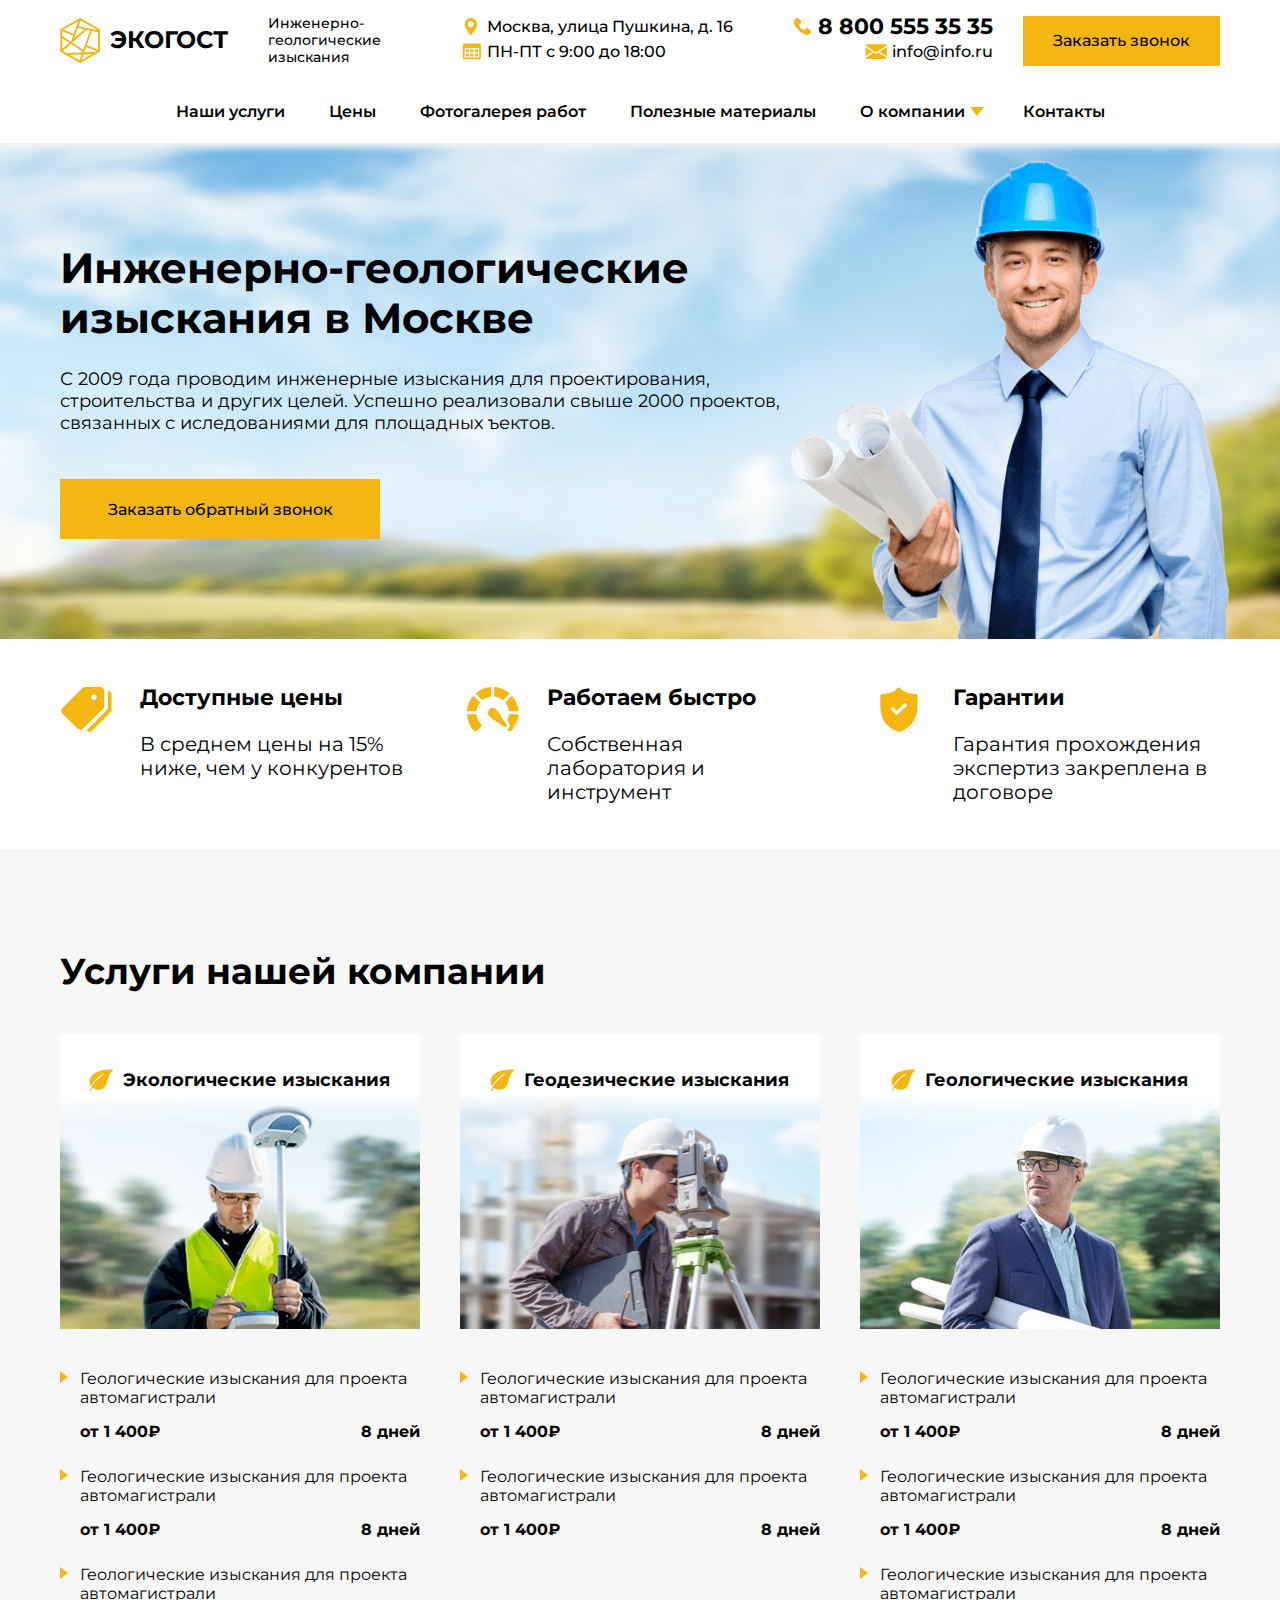
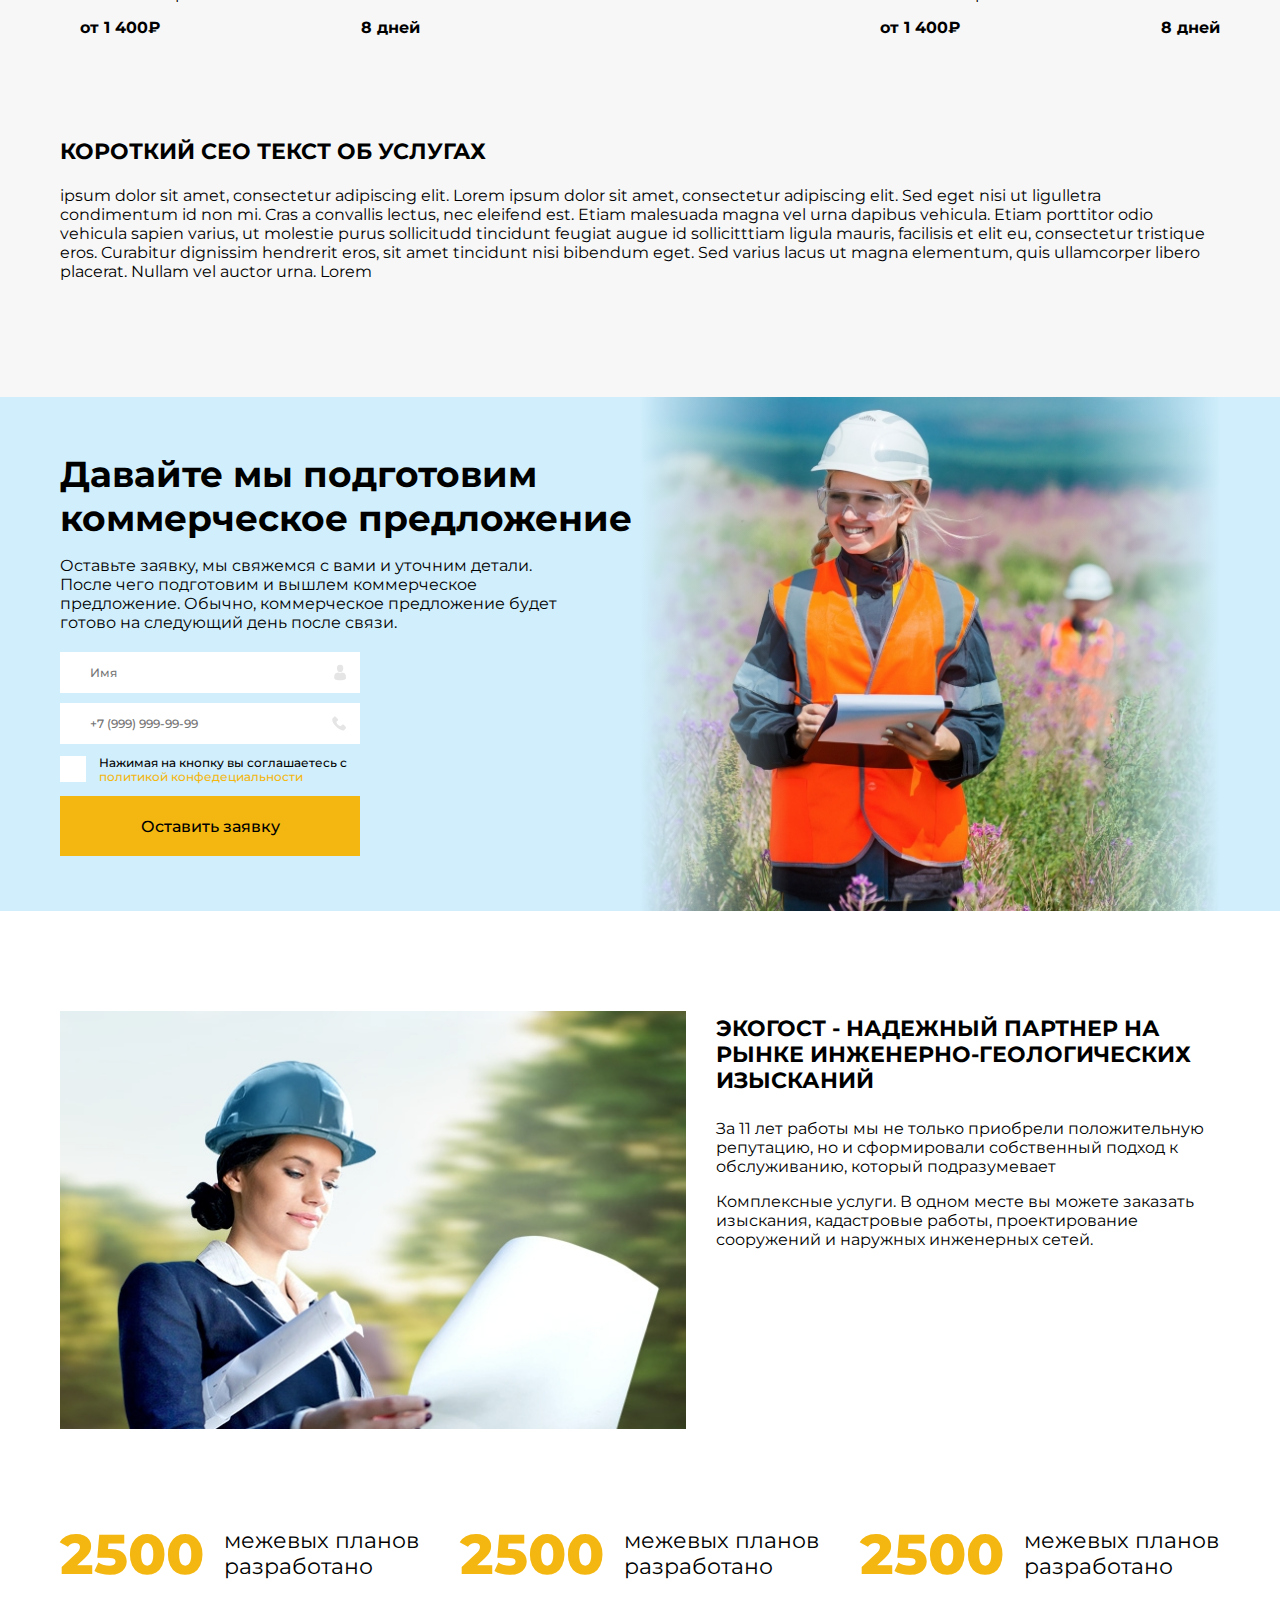
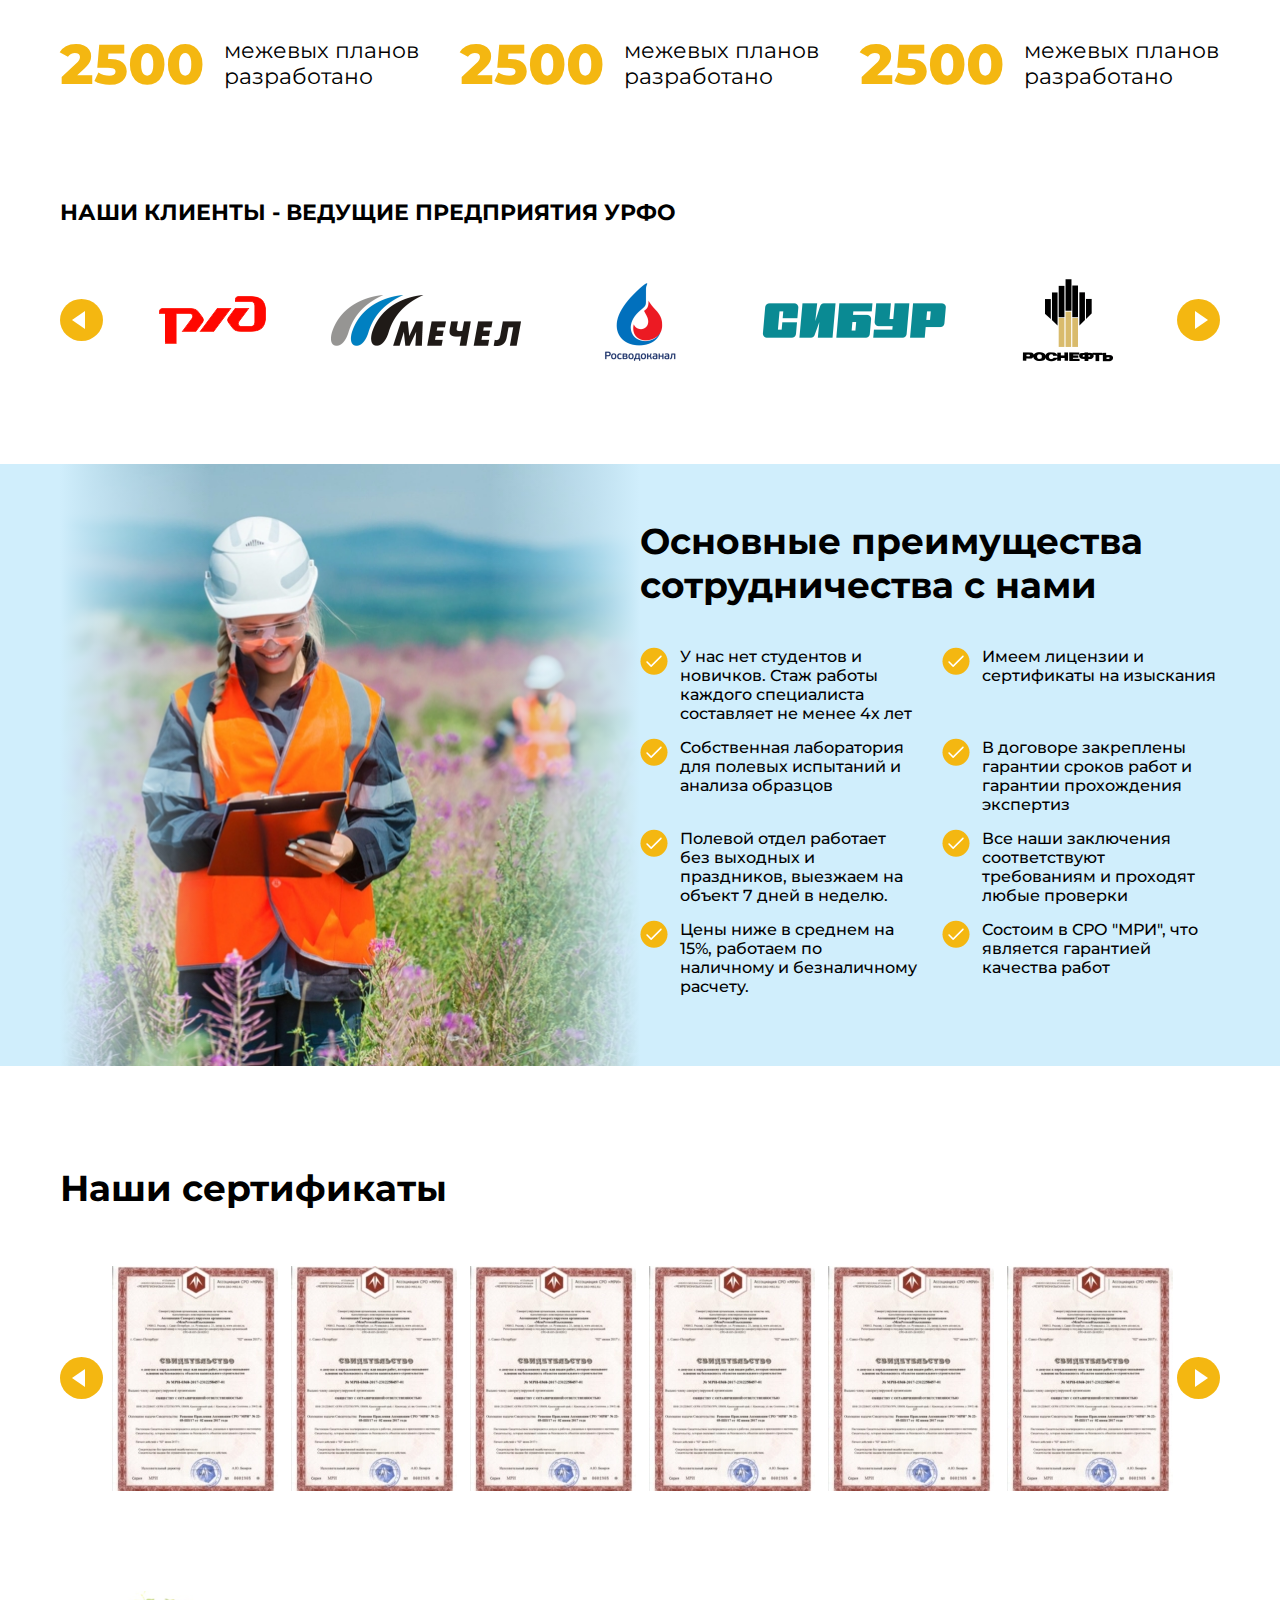
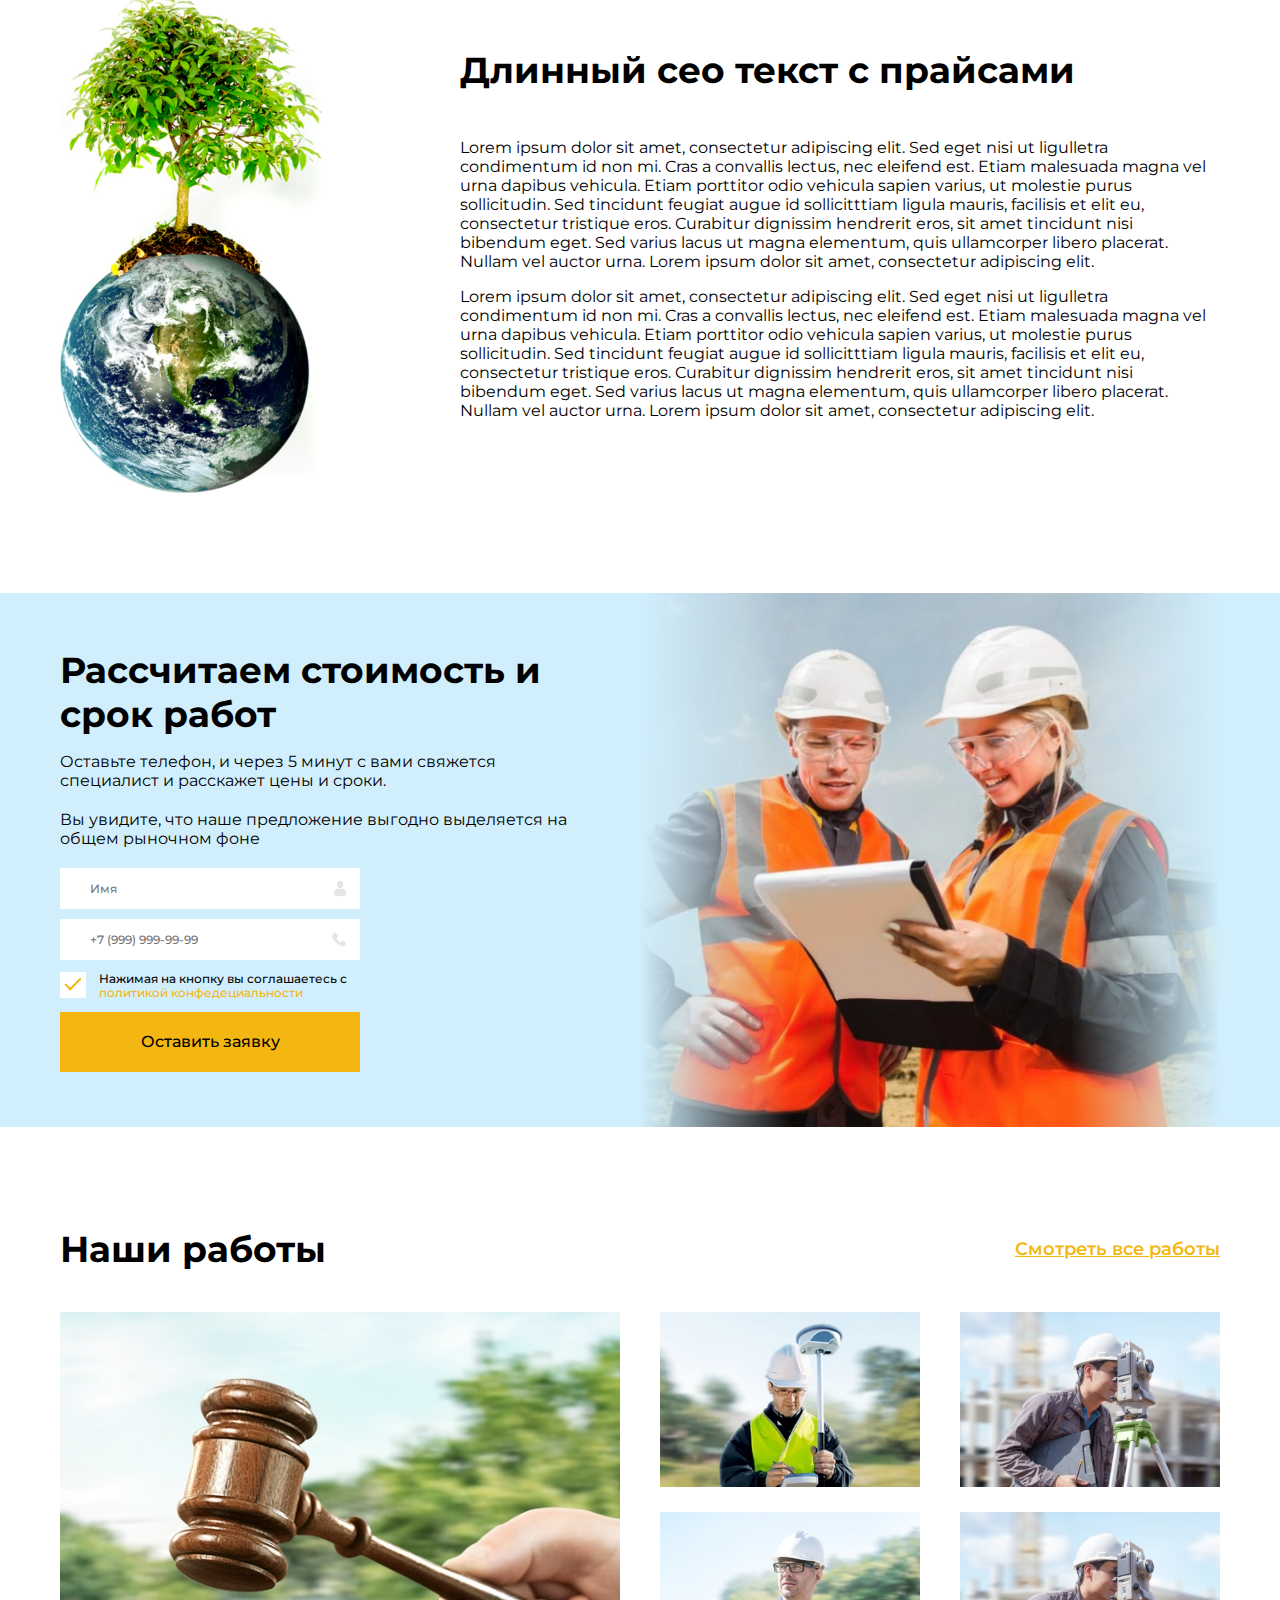
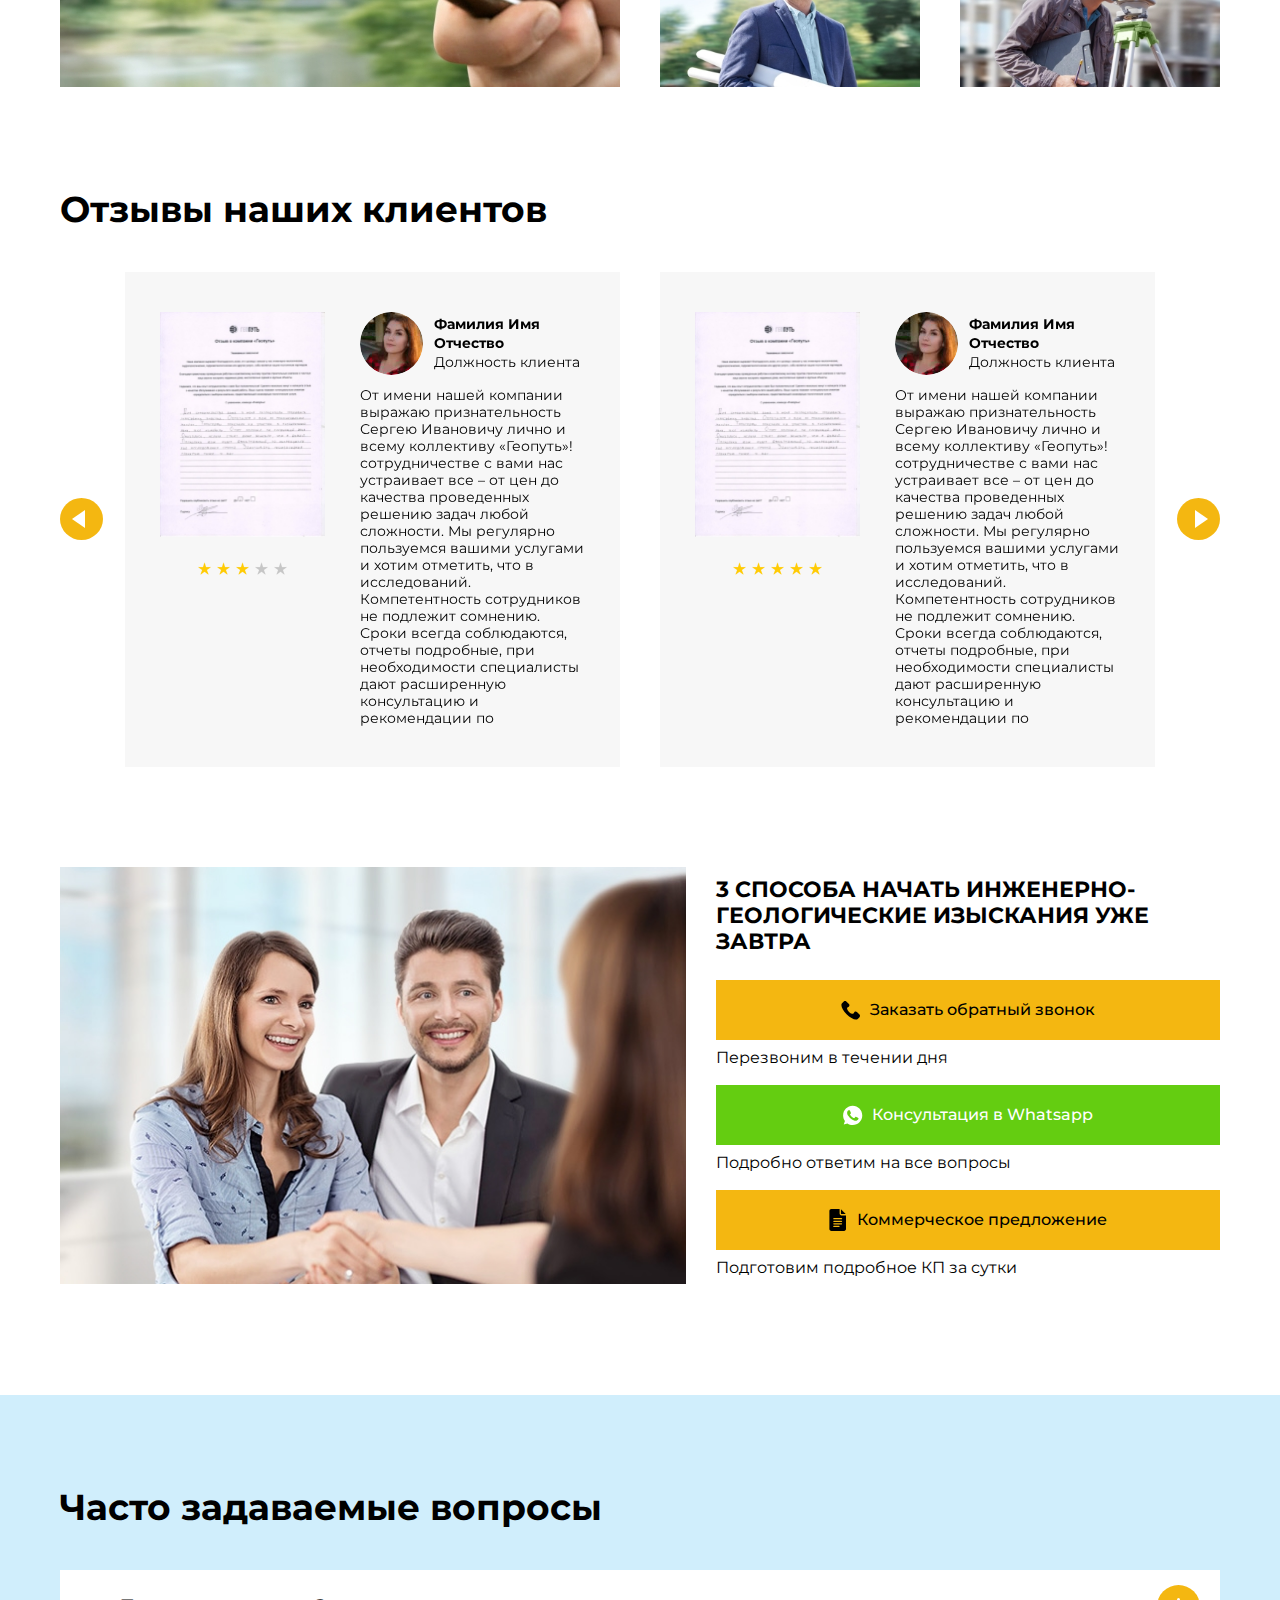
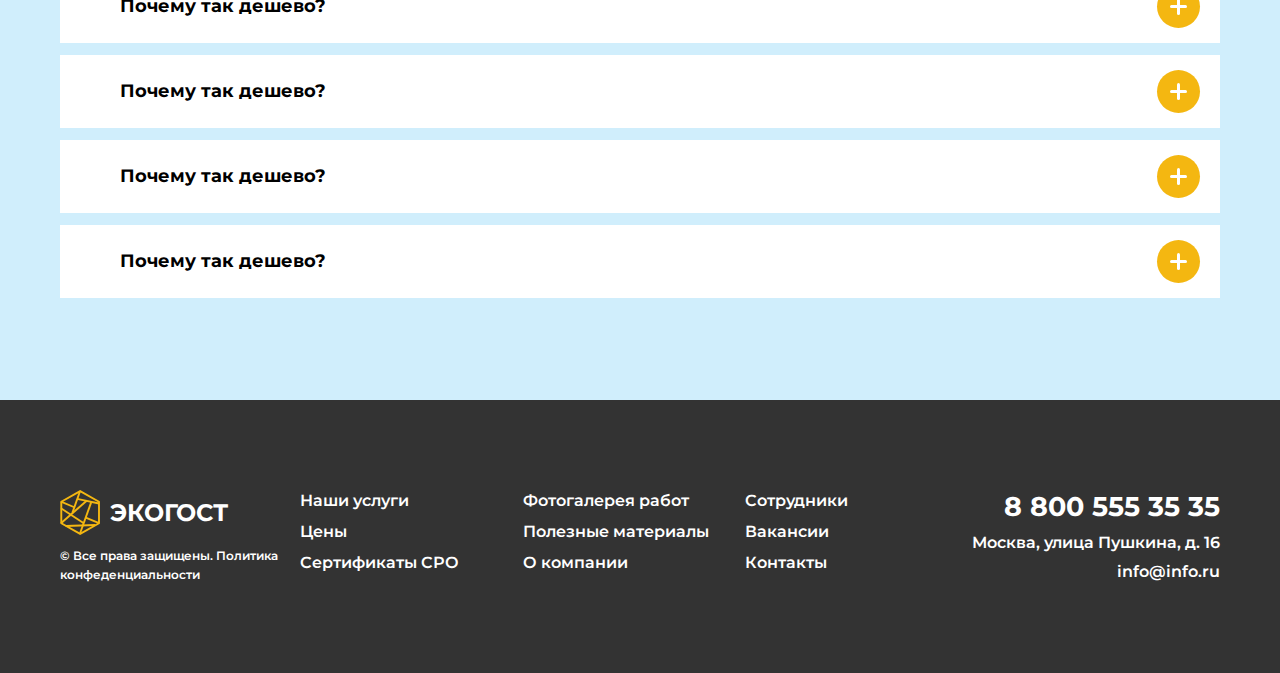
<file: index.html>
<!DOCTYPE html>
<html lang="ru">
<head>
<title>ЭКОГОСТ</title>
<meta charset="UTF-8">
<meta name="viewport" content="width=device-width, initial-scale=1, user-scalable=no">
<meta name="format-detection" content="telephone=no">
<link rel="stylesheet" href="libs/slick/slick.css">
<link rel="stylesheet" href="css/main.css">
</head>
<body>
  <header class="header">
    <div class="wrapper">
      <div class="header-top flex">
        <a href="" class="header-logo flex">
          <img src="images/logo.svg" alt="">
          <span class="header-logo__text">ЭКОГОСТ</span>
        </a>
        <div class="header-butter js-butter"><i></i></div>
        <span class="header-top__description">Инженерно-геологические изыскания</span>
        <div class="header-top__block">
          <span class="header-top__span header-top__span--address">Москва, улица Пушкина, д. 16</span> <br>
          <span class="header-top__span header-top__span--time">ПН-ПТ с 9:00 до 18:00</span>
        </div>
        <div class="header-top__block header-top__block--tar">
          <a href="tel:8 800 555 35 35" class="header-top__span header-top__span--phone">8 800 555 35 35</a> <br>
          <a href="mailto:info@info.ru" class="header-top__span header-top__span--mail">info@info.ru</a>
        </div>
        <span class="btn header-top__btn">Заказать звонок</span>
      </div>
    </div>

    <nav class="header-menu" id="menu">
      <div class="wrapper">
        <ul class="header-menu__list">
          <li>
            <a href="">Наши услуги</a>
          </li>
          <li>
            <a href="">Цены</a>
          </li>
          <li>
            <a href="">Фотогалерея работ</a>
          </li>
          <li>
            <a href="">Полезные материалы</a>
          </li>
          <li class="header-menu__item--drop">
            <a href="">О компании</a>
            <span class="header-menu__item_arrow"></span>
            <ul class="header-menu__drop">
              <li><a href="">Вакансии</a></li>
              <li><a href="">Вакансии</a></li>
            </ul>
          </li>
          <li>
            <a href="">Контакты</a>
          </li>
        </ul>
      </div>
    </nav>
  </header>

  <section class="banner">
    <img src="images/banner.jpg" alt="" class="banner-img">
    <div class="wrapper">
      <div class="banner-wrapper flex">
        <div class="banner-content">
          <h1 class="banner-title">Инженерно-геологические изыскания в Москве</h1>
          <p class="banner-text">С 2009 года проводим инженерные изыскания для проектирования, строительства и других целей. Успешно реализовали свыше 2000 проектов, связанных с иследованиями для площадных  ъектов.</p>
          <span class="btn banner-btn">Заказать обратный звонок</span>
        </div>
        <img src="images/banner-man.png" alt="" class="banner-content__img">
      </div>
    </div>
  </section>

  <section class="preim">
    <div class="wrapper">
      <div class="preim-wrapper">
        <div class="preim-item">
          <div class="preim-item__container">
            <img src="images/icons.svg#dostup" alt="" class="preim-item__img">
            <div class="preim-item__content">
              <strong class="preim-item__title">Доступные цены</strong>
              <span class="preim-item__text">В среднем цены на 15% ниже, чем у конкурентов</span>
            </div>
          </div>
        </div>

        <div class="preim-item">
          <div class="preim-item__container">
            <img src="images/icons.svg#fast" alt="" class="preim-item__img">
            <div class="preim-item__content">
              <strong class="preim-item__title">Работаем быстро</strong>
              <span class="preim-item__text">Собственная лаборатория и инструмент</span>
            </div>
          </div>
        </div>

        <div class="preim-item">
          <div class="preim-item__container">
            <img src="images/icons.svg#garant" alt="" class="preim-item__img">
            <div class="preim-item__content">
              <strong class="preim-item__title">Гарантии</strong>
              <span class="preim-item__text">Гарантия прохождения экспертиз закреплена в договоре</span>
            </div>
          </div>
        </div>
      </div>
    </div>
  </section>

  <section class="section serv-main">
    <div class="wrapper">
      <h2 class="section-title">Услуги нашей компании</h2>
      <div class="serv-main__list js-serv-main__list">
        <div class="serv-main__item">
          <div class="serv-main__item_container">
            <div class="serv-main__item_img">
              <img src="images/serv1.jpg" alt="">
              <h3 class="serv-main__item_title"><span>Экологические изыскания</span></h3>
            </div>
            <div class="serv-main__item_content">
              <div class="serv-main__item_block">
                <span class="serv-main__item_block-title">Геологические изыскания для проекта автомагистрали</span>
                <span class="serv-main__item_block-footer flex">
                  <b>от 1 400₽</b>
                  <b>8 дней</b>
                </span>
              </div>
              <div class="serv-main__item_block">
                <span class="serv-main__item_block-title">Геологические изыскания для проекта автомагистрали</span>
                <span class="serv-main__item_block-footer flex">
                  <b>от 1 400₽</b>
                  <b>8 дней</b>
                </span>
              </div>
              <div class="serv-main__item_block">
                <span class="serv-main__item_block-title">Геологические изыскания для проекта автомагистрали</span>
                <span class="serv-main__item_block-footer flex">
                  <b>от 1 400₽</b>
                  <b>8 дней</b>
                </span>
              </div>
            </div>
          </div>
        </div>
        <div class="serv-main__item">
          <div class="serv-main__item_container">
            <div class="serv-main__item_img">
              <img src="images/serv2.jpg" alt="">
              <h3 class="serv-main__item_title"><span>Геодезические изыскания</span></h3>
            </div>
            <div class="serv-main__item_content">
              <div class="serv-main__item_block">
                <span class="serv-main__item_block-title">Геологические изыскания для проекта автомагистрали</span>
                <span class="serv-main__item_block-footer flex">
                  <b>от 1 400₽</b>
                  <b>8 дней</b>
                </span>
              </div>
              <div class="serv-main__item_block">
                <span class="serv-main__item_block-title">Геологические изыскания для проекта автомагистрали</span>
                <span class="serv-main__item_block-footer flex">
                  <b>от 1 400₽</b>
                  <b>8 дней</b>
                </span>
              </div>
            </div>
          </div>
        </div>
        <div class="serv-main__item">
          <div class="serv-main__item_container">
            <div class="serv-main__item_img">
              <img src="images/serv3.jpg" alt="">
              <h3 class="serv-main__item_title"><span>Геологические изыскания</span></h3>
            </div>
            <div class="serv-main__item_content">
              <div class="serv-main__item_block">
                <span class="serv-main__item_block-title">Геологические изыскания для проекта автомагистрали</span>
                <span class="serv-main__item_block-footer flex">
                  <b>от 1 400₽</b>
                  <b>8 дней</b>
                </span>
              </div>
              <div class="serv-main__item_block">
                <span class="serv-main__item_block-title">Геологические изыскания для проекта автомагистрали</span>
                <span class="serv-main__item_block-footer flex">
                  <b>от 1 400₽</b>
                  <b>8 дней</b>
                </span>
              </div>
              <div class="serv-main__item_block">
                <span class="serv-main__item_block-title">Геологические изыскания для проекта автомагистрали</span>
                <span class="serv-main__item_block-footer flex">
                  <b>от 1 400₽</b>
                  <b>8 дней</b>
                </span>
              </div>
            </div>
          </div>
        </div>
      </div>

      <div class="serv-main__text">
        <h3>КОРОТКИЙ СЕО ТЕКСТ ОБ УСЛУГАХ</h3>
        <p>ipsum dolor sit amet, consectetur adipiscing elit. Lorem ipsum dolor sit amet, consectetur adipiscing elit. Sed eget nisi ut ligulletra condimentum id non mi. Cras a convallis lectus, nec  eleifend est. Etiam malesuada magna vel urna dapibus vehicula. Etiam porttitor odio vehicula sapien varius, ut molestie purus sollicitudd tincidunt feugiat augue id sollicitttiam ligula mauris, facilisis et elit eu, consectetur tristique eros. Curabitur dignissim hendrerit eros, sit  amet tincidunt nisi bibendum eget. Sed varius lacus ut magna elementum, quis ullamcorper libero placerat. Nullam vel auctor urna. Lorem </p>
      </div>
    </div>
  </section>

  <section class="commerce">
    <div class="wrapper">
      <div class="commerce__wrapper">
        <div class="commerce-content">
          <h2 class="commerce-title">Давайте мы подготовим коммерческое предложение</h2>
          <p class="commerce-text">Оставьте заявку, мы свяжемся с вами и уточним детали. После чего подготовим и вышлем коммерческое  предложение. Обычно, коммерческое предложение будет  готово на следующий день после связи.</p>
          <form class="commerce-form">
            <input type="text" class="input input-name commerce-form__input" placeholder="Имя" required>
            <input type="tel" class="input input-phone commerce-form__input" placeholder="+7 (999) 999-99-99">
            <label class="check">
              <input type="checkbox">
              <span class="check-custom"></span>
              <span class="check-text">Нажимая на кнопку вы соглашаетесь с <a href="">политикой конфедециальности</a></span>
            </label>
            <input type="submit" value="Оставить заявку" class="btn submit commerce-form__submit">
          </form>
        </div>
        <div class="commerce-img">
          <img src="images/bg1.jpg" alt="">
        </div>
      </div>
    </div>
  </section>

  <section class="section numbers">
    <div class="wrapper">
      <div class="numbers-flex">
        <div class="numbers-img"><img src="images/bg2.jpg" alt=""></div>
        <div class="numbers-flex__content">
          <h3>ЭКОГОСТ - НАДЕЖНЫЙ ПАРТНЕР НА РЫНКЕ ИНЖЕНЕРНО-ГЕОЛОГИЧЕСКИХ ИЗЫСКАНИЙ</h3>
          <p>За 11 лет работы мы не только приобрели положительную  репутацию, но и сформировали собственный подход к  обслуживанию, который подразумевает </p>
          <p> Комплексные услуги. В одном месте вы можете заказать изыскания, кадастровые работы, проектирование  сооружений и наружных инженерных сетей.</p>
        </div>
      </div>

      <div class="numbers-list">
        <div class="numbers-item">
          <strong class="numbers-item__value">2500</strong>
          <span class="numbers-item__text">межевых планов разработано</span>
        </div>
        <div class="numbers-item">
          <strong class="numbers-item__value">2500</strong>
          <span class="numbers-item__text">межевых планов разработано</span>
        </div>
        <div class="numbers-item">
          <strong class="numbers-item__value">2500</strong>
          <span class="numbers-item__text">межевых планов разработано</span>
        </div>
        <div class="numbers-item">
          <strong class="numbers-item__value">2500</strong>
          <span class="numbers-item__text">межевых планов разработано</span>
        </div>
        <div class="numbers-item">
          <strong class="numbers-item__value">2500</strong>
          <span class="numbers-item__text">межевых планов разработано</span>
        </div>
        <div class="numbers-item">
          <strong class="numbers-item__value">2500</strong>
          <span class="numbers-item__text">межевых планов разработано</span>
        </div>
      </div>
    </div>
  </section>

  <section class="section clients">
    <div class="wrapper">
      <h3 class="clients-title">НАШИ КЛИЕНТЫ - ВЕДУЩИЕ ПРЕДПРИЯТИЯ УРФО</h3>
      <div class="clients-slider js-clients-slider">
        <div class="client">
          <div class="client-container">
            <img src="images/rzd.png" alt="">
          </div>
        </div>
        <div class="client">
          <div class="client-container">
            <img src="images/mechel.png" alt="">
          </div>
        </div>
        <div class="client">
          <div class="client-container">
            <img src="images/rusvodokanal.png" alt="">
          </div>
        </div>
        <div class="client">
          <div class="client-container">
            <img src="images/sibur.png" alt="">
          </div>
        </div>
        <div class="client">
          <div class="client-container">
            <img src="images/rosneft.png" alt="">
          </div>
        </div>
        <div class="client">
          <div class="client-container">
            <img src="images/rosneft.png" alt="">
          </div>
        </div>
      </div>
    </div>
  </section>

  <section class="commerce commerce--left">
    <div class="wrapper">
      <div class="commerce__wrapper">
        <div class="commerce-img">
          <img src="images/bg3.jpg" alt="">
        </div>

        <div class="commerce-content">
          <h2 class="commerce-title">Основные преимущества сотрудничества с нами</h2>
          <ul class="commerce-list">
            <li>У нас нет студентов и новичков. Стаж работы  каждого специалиста  составляет не менее 4х лет</li>
            <li>Имеем лицензии и сертификаты на изыскания</li>
            <li>Собственная лаборатория для полевых испытаний и анализа образцов</li>
            <li>В договоре закреплены гарантии сроков работ и гарантии прохождения экспертиз</li>
            <li>Полевой отдел работает без выходных и праздников,  выезжаем на объект 7 дней в  неделю.</li>
            <li>Все наши заключения соответствуют требованиям и проходят любые проверки</li>
            <li>Цены ниже в среднем на 15%, работаем по наличному и безналичному расчету.</li>
            <li>Состоим в СРО "МРИ", что является гарантией качества работ</li>
          </ul>          
        </div>
      </div>
    </div>
  </section>

  <section class="section certs">
    <div class="wrapper">
      <h2 class="section-title">Наши сертификаты</h2>
      <div class="certs-slider js-certs-slider">
        <div class="cert">
          <a href="" class="cert-container">
            <img src="images/cert.jpg" alt="">
          </a>
        </div>
        <div class="cert">
          <a href="" class="cert-container">
            <img src="images/cert.jpg" alt="">
          </a>
        </div>
        <div class="cert">
          <a href="" class="cert-container">
            <img src="images/cert.jpg" alt="">
          </a>
        </div>
        <div class="cert">
          <a href="" class="cert-container">
            <img src="images/cert.jpg" alt="">
          </a>
        </div>
        <div class="cert">
          <a href="" class="cert-container">
            <img src="images/cert.jpg" alt="">
          </a>
        </div>
        <div class="cert">
          <a href="" class="cert-container">
            <img src="images/cert.jpg" alt="">
          </a>
        </div>
        <div class="cert">
          <a href="" class="cert-container">
            <img src="images/cert.jpg" alt="">
          </a>
        </div>
      </div>
    </div>
  </section>

  <section class="section long">
    <div class="wrapper">
      <div class="long-flex">
        <div class="long-img">
          <img src="images/tree.png" alt="">
        </div>
        <div class="long-content">
          <h3>Длинный сео текст с прайсами</h3>
          <p>Lorem ipsum dolor sit amet, consectetur adipiscing elit. Sed eget nisi ut ligulletra  condimentum id non mi. Cras a convallis lectus, nec eleifend est. Etiam malesuada magna vel   urna dapibus vehicula. Etiam porttitor odio vehicula sapien varius, ut molestie purus   sollicitudin. Sed tincidunt feugiat augue id sollicitttiam ligula mauris, facilisis et elit eu,   consectetur tristique eros. Curabitur dignissim hendrerit eros, sit amet tincidunt nisi   bibendum eget. Sed varius lacus ut magna elementum, quis ullamcorper libero placerat.   Nullam vel auctor urna. Lorem ipsum dolor sit amet, consectetur adipiscing elit.</p>
          <p>Lorem ipsum dolor sit amet, consectetur adipiscing elit. Sed eget nisi ut ligulletra  condimentum id non mi. Cras a convallis lectus, nec eleifend est. Etiam malesuada magna vel   urna dapibus vehicula. Etiam porttitor odio vehicula sapien varius, ut molestie purus   sollicitudin. Sed tincidunt feugiat augue id sollicitttiam ligula mauris, facilisis et elit eu,   consectetur tristique eros. Curabitur dignissim hendrerit eros, sit amet tincidunt nisi   bibendum eget. Sed varius lacus ut magna elementum, quis ullamcorper libero placerat.   Nullam vel auctor urna. Lorem ipsum dolor sit amet, consectetur adipiscing elit.</p>
        </div>
      </div>
    </div>
  </section>

  <section class="commerce">
    <div class="wrapper">
      <div class="commerce__wrapper">
        <div class="commerce-content">
          <h2 class="commerce-title">Рассчитаем стоимость и срок работ</h2>
          <p class="commerce-text">Оставьте телефон, и через 5 минут с вами свяжется специалист и расскажет цены и сроки.</p>
          <p class="commerce-text">Вы увидите, что наше предложение выгодно выделяется на общем рыночном фоне </p>
          <form class="commerce-form">
            <input type="text" class="input input-name commerce-form__input" placeholder="Имя" required>
            <input type="tel" class="input input-phone commerce-form__input" placeholder="+7 (999) 999-99-99">
            <label class="check">
              <input type="checkbox" checked>
              <span class="check-custom"></span>
              <span class="check-text">Нажимая на кнопку вы соглашаетесь с <a href="">политикой конфедециальности</a></span>
            </label>
            <input type="submit" value="Оставить заявку" class="btn submit commerce-form__submit">
          </form>
        </div>
        <div class="commerce-img">
          <img src="images/bg4.jpg" alt="">
        </div>
      </div>
    </div>
  </section>

  <section class="section works">
    <div class="wrapper">
      <div class="section-title__flex">
        <h2 class="section-title">Наши работы</h2>
        <a href="" class="section-title__more">Смотреть все работы</a>
      </div>

      <div class="works-list">
        <div class="works-col">
          <div class="work work--big">
            <a href="" class="work-container">
              <img src="images/work1.jpg" alt="">
            </a>
          </div>
        </div>
        <div class="works-col">
          <div class="work">
            <a href="" class="work-container">
              <img src="images/serv1.jpg" alt="">
            </a>
          </div>
          <div class="work">
            <a href="" class="work-container">
              <img src="images/serv2.jpg" alt="">
            </a>
          </div>
          <div class="work">
            <a href="" class="work-container">
              <img src="images/serv3.jpg" alt="">
            </a>
          </div>
          <div class="work">
            <a href="" class="work-container">
              <img src="images/serv2.jpg" alt="">
            </a>
          </div>
        </div>
      </div>

      <a href="" class="works-more">Смотреть все работы</a>
      
    </div>
  </section>

  <section class="section reviews">
    <div class="wrapper">
      <h2 class="section-title">Отзывы наших клиентов</h2>
      <div class="reviews-slider js-reviews-slider">
        <div class="review">
          <div class="review-container">
            <div class="review-left">
              <a href="" class="review-img"><img src="images/review-img.jpg" alt=""></a>
              <div class="review-rating" data-rating="3">
                <i></i><i></i><i></i><i></i><i></i>
              </div>
            </div>
            <div class="review-right">
              <div class="review-top">
                <div class="review-top__img"><img src="images/review-author.png" alt=""></div>
                <span class="review-top__text">
                  <b>Фамилия Имя Отчество</b>
                  Должность клиента
                </span>
              </div>
              <div class="review-text">
                От имени нашей компании выражаю  признательность Сергею Ивановичу  лично и всему коллективу «Геопуть»!  сотрудничестве с вами нас устраивает  все – от цен до качества проведенных  решению задач любой сложности. Мы регулярно пользуемся вашими  услугами и хотим отметить, что в  исследований. Компетентность  сотрудников не подлежит сомнению.  Сроки всегда соблюдаются, отчеты  подробные, при необходимости  специалисты дают расширенную  консультацию и рекомендации по 
              </div>
            </div>
          </div>
        </div>

        <div class="review">
          <div class="review-container">
            <div class="review-left">
              <a href="" class="review-img"><img src="images/review-img.jpg" alt=""></a>
              <div class="review-rating" data-rating="5">
                <i></i><i></i><i></i><i></i><i></i>
              </div>
            </div>
            <div class="review-right">
              <div class="review-top">
                <div class="review-top__img"><img src="images/review-author.png" alt=""></div>
                <span class="review-top__text">
                  <b>Фамилия Имя Отчество</b>
                  Должность клиента
                </span>
              </div>
              <div class="review-text">
                От имени нашей компании выражаю  признательность Сергею Ивановичу  лично и всему коллективу «Геопуть»!  сотрудничестве с вами нас устраивает  все – от цен до качества проведенных  решению задач любой сложности. Мы регулярно пользуемся вашими  услугами и хотим отметить, что в  исследований. Компетентность  сотрудников не подлежит сомнению.  Сроки всегда соблюдаются, отчеты  подробные, при необходимости  специалисты дают расширенную  консультацию и рекомендации по 
              </div>
            </div>
          </div>
        </div>

        <div class="review">
          <div class="review-container">
            <div class="review-left">
              <a href="" class="review-img"><img src="images/review-img.jpg" alt=""></a>
              <div class="review-rating" data-rating="5">
                <i></i><i></i><i></i><i></i><i></i>
              </div>
            </div>
            <div class="review-right">
              <div class="review-top">
                <div class="review-top__img"><img src="images/review-author.png" alt=""></div>
                <span class="review-top__text">
                  <b>Фамилия Имя Отчество</b>
                  Должность клиента
                </span>
              </div>
              <div class="review-text">
                От имени нашей компании выражаю  признательность Сергею Ивановичу  лично и всему коллективу «Геопуть»!  сотрудничестве с вами нас устраивает  все – от цен до качества проведенных  решению задач любой сложности. Мы регулярно пользуемся вашими  услугами и хотим отметить, что в  исследований. Компетентность  сотрудников не подлежит сомнению.  Сроки всегда соблюдаются, отчеты  подробные, при необходимости  специалисты дают расширенную  консультацию и рекомендации по 
              </div>
            </div>
          </div>
        </div>
      </div>
    </div>
  </section>

  <section class="section three">
    <div class="wrapper">
      <div class="three-flex">
        <div class="three-img"><img src="images/bg5.jpg" alt=""></div>
        <div class="three-content">
          <h2 class="three-title">3 СПОСОБА НАЧАТЬ ИНЖЕНЕРНО-ГЕОЛОГИЧЕСКИЕ ИЗЫСКАНИЯ УЖЕ ЗАВТРА</h2>
          <div class="three-btn__block">
            <span class="btn three-btn btn--phone"><i></i>Заказать обратный звонок</span>
            <span>Перезвоним в течении дня</span>
          </div>
          <div class="three-btn__block">
            <span class="btn three-btn btn--whatsapp"><i></i>Консультация в Whatsapp</span>
            <span>Подробно ответим на все вопросы</span>
          </div>
          <div class="three-btn__block">
            <span class="btn three-btn btn--commerce"><i></i>Коммерческое предложение</span>
            <span>Подготовим подробное КП за сутки</span>
          </div>
        </div>
      </div>
    </div>
  </section>

  <section class="section faq">
    <div class="wrapper">
      <h2 class="section-title">Часто задаваемые вопросы</h2>
      <div class="faq-list">
        <div class="faq-item">
          <div class="faq-quest">
            <strong class="faq-quest__text">Почему так дешево?</strong>
            <span class="faq-quest__icon"></span>
          </div>
          <div class="faq-answer">Потому что наши геологи знают всё, и они готовы ответить на ваш вопрос ещё ддого как вы его зададите</div>
        </div>
        <div class="faq-item">
          <div class="faq-quest">
            <strong class="faq-quest__text">Почему так дешево?</strong>
            <span class="faq-quest__icon"></span>
          </div>
          <div class="faq-answer">Потому что наши геологи знают всё, и они готовы ответить на ваш вопрос ещё ддого как вы его зададите</div>
        </div>
        <div class="faq-item">
          <div class="faq-quest">
            <strong class="faq-quest__text">Почему так дешево?</strong>
            <span class="faq-quest__icon"></span>
          </div>
          <div class="faq-answer">Потому что наши геологи знают всё, и они готовы ответить на ваш вопрос ещё ддого как вы его зададите</div>
        </div>
        <div class="faq-item">
          <div class="faq-quest">
            <strong class="faq-quest__text">Почему так дешево?</strong>
            <span class="faq-quest__icon"></span>
          </div>
          <div class="faq-answer">Потому что наши геологи знают всё, и они готовы ответить на ваш вопрос ещё ддого как вы его зададите</div>
        </div>
      </div>
    </div>
  </section>

  <footer class="footer">
    <div class="wrapper">
      <div class="footer-wrapper">
        <div class="footer-logo__block">
          <a href="" class="footer-logo">
            <img src="images/logo.svg" alt="">
            <span class="footer-logo__text">ЭКОГОСТ</span>
          </a>
          <span class="footer-copyright footer-copyright--desktop">© Все права защищены. <a href="" target="_blank">Политика конфеденциальности</a></span>
        </div>

        <ul class="footer-menu">
          <li><a href="">Наши услуги</a></li>
          <li><a href="">Цены</a></li>
          <li><a href="">Сертификаты СРО</a></li>
          <li><a href="">Фотогалерея работ</a></li>
          <li><a href="">Полезные материалы</a></li>
          <li><a href="">О компании</a></li>
          <li><a href="">Сотрудники</a></li>
          <li><a href="">Вакансии</a></li>
          <li><a href="">Контакты</a></li>
        </ul>

        <div class="footer-contacts">
          <a href="tel:8 800 555 35 35" class="footer-phone">8 800 555 35 35</a>
          <span class="footer-address">Москва, улица Пушкина, д. 16</span>
          <a href="mailto:info@info.ru" class="footer-mail">info@info.ru</a>
        </div>
      </div>
      <span class="footer-copyright footer-copyright--mobile">© Все права защищены. <a href="" target="_blank">Политика конфеденциальности</a></span>
        
    </div>
  </footer>

  <script src="libs/jquery/jquery-3.3.1.min.js"></script>
  <script src="libs/slick/slick.min.js"></script>
  <script src="js/main.js"></script>
</body>
</html>
</file>
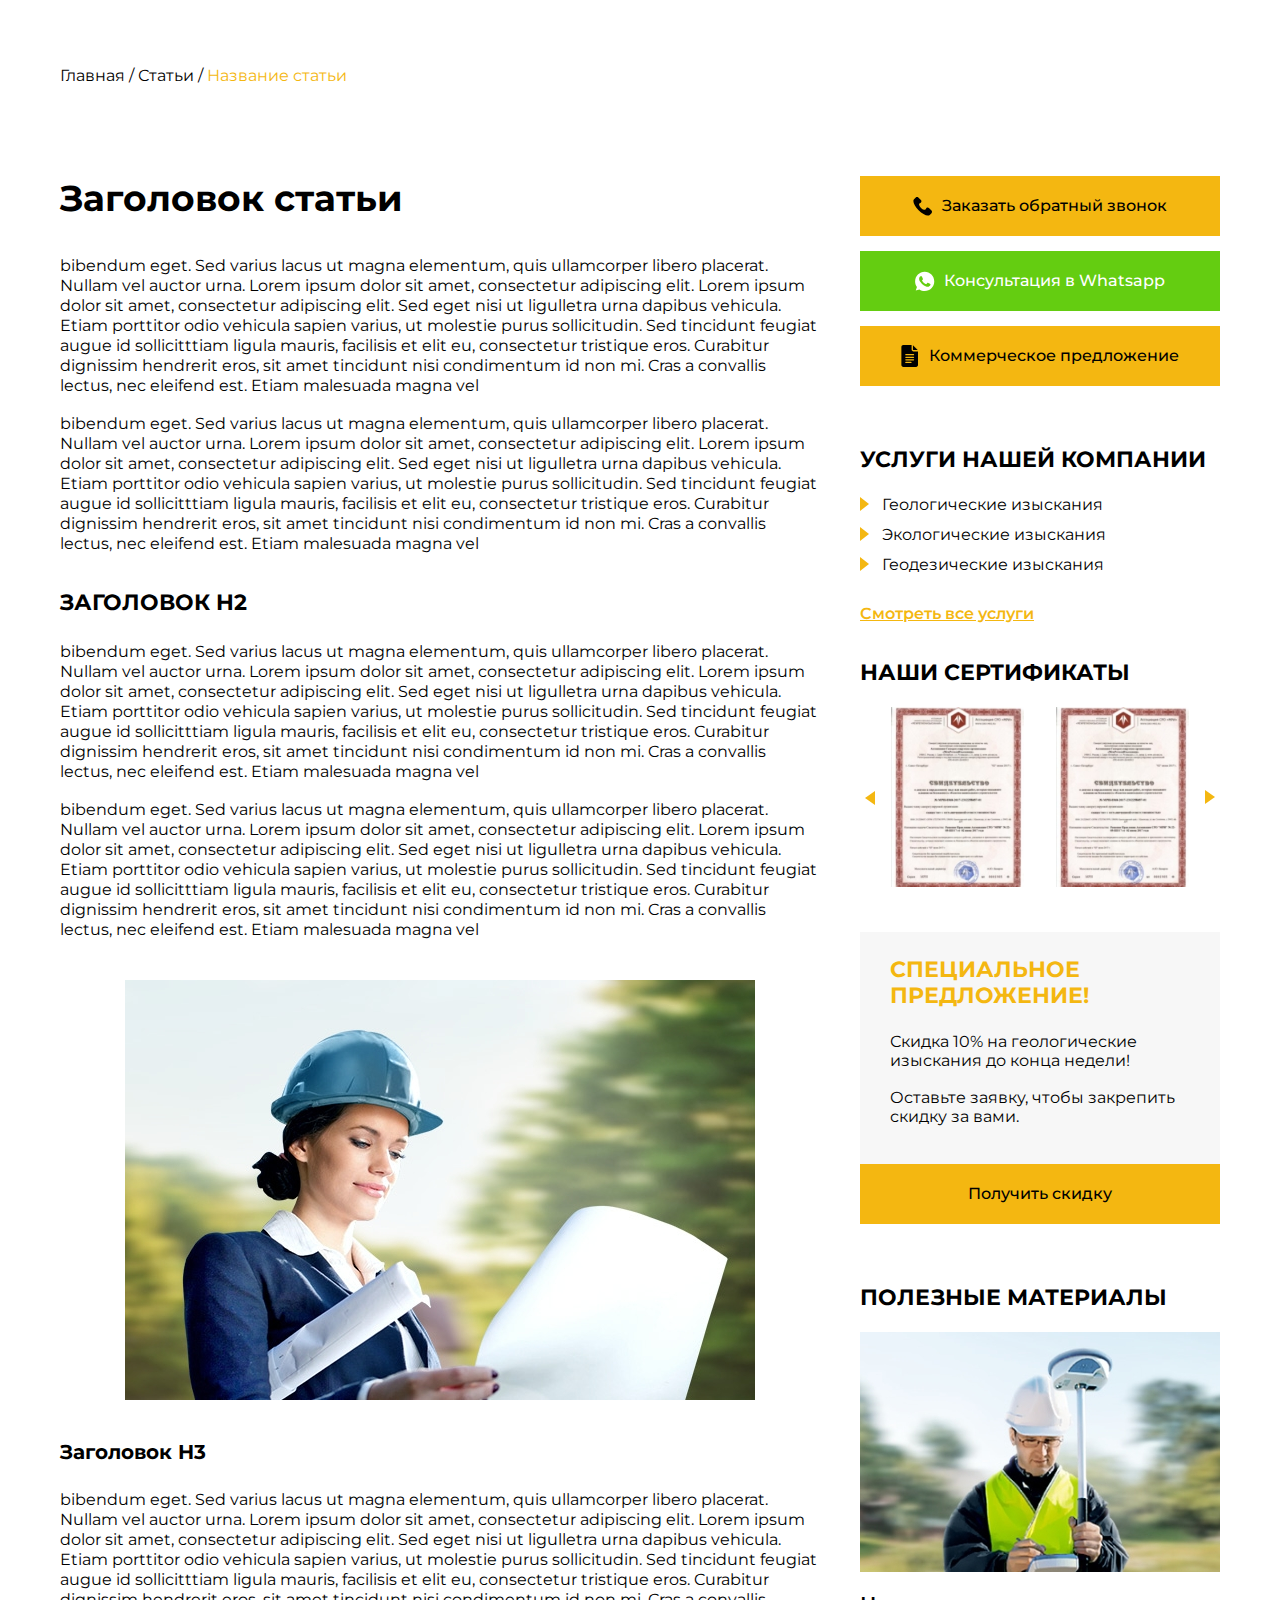
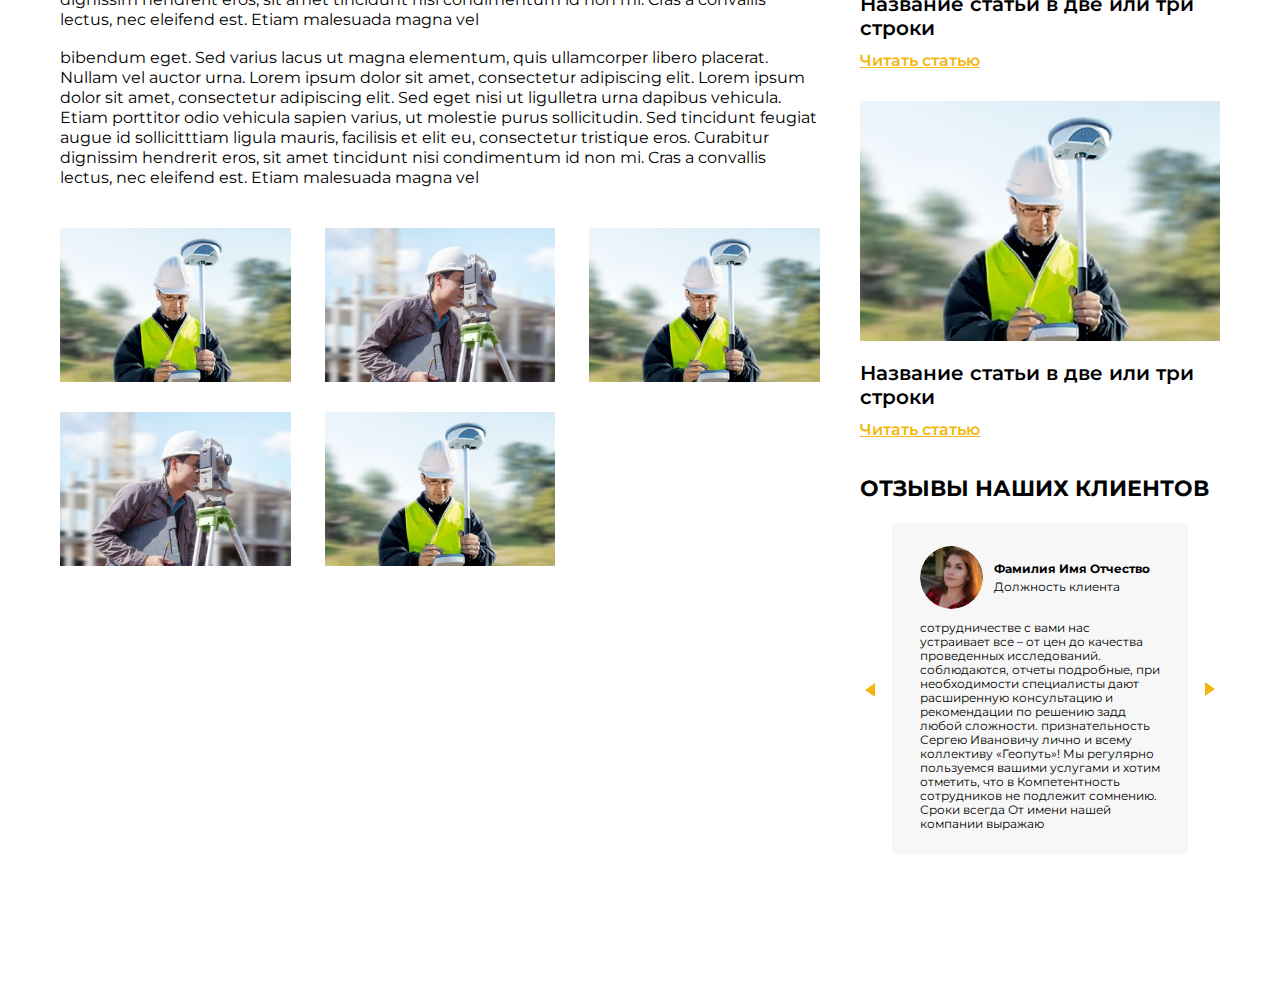
<file: article.html>
<!DOCTYPE html>
<html lang="ru">
  <head>
    <title>ЭКОГОСТ</title>
    <meta charset="UTF-8">
    <meta name="viewport" content="width=device-width, initial-scale=1, user-scalable=no">
    <meta name="format-detection" content="telephone=no">
    <link rel="stylesheet" href="libs/slick/slick.css">
    <link rel="stylesheet" href="css/main.css">
  </head>
  <body>
    <main class="page">
      <section class="breadcrumbs">
        <div class="wrapper">
          <a href="" class="breadcrumbs-link">Главная</a>
          <a href="" class="breadcrumbs-link">Статьи</a>
          <span class="breadcrumbs-link">Название статьи</span>
        </div>
      </section>

      <article class="article">
        <div class="wrapper">
          <div class="article-wrapper">
            <div class="article-content">
              <h1>Заголовок статьи</h1>
              <p>bibendum eget. Sed varius lacus ut magna elementum, quis ullamcorper libero placerat. Nullam vel auctor urna. Lorem ipsum dolor sit amet, consectetur adipiscing elit. Lorem ipsum dolor sit amet, consectetur adipiscing elit. Sed eget nisi ut ligulletra  urna dapibus vehicula. Etiam porttitor odio vehicula sapien varius, ut molestie purus  sollicitudin. Sed tincidunt feugiat augue id sollicitttiam ligula mauris, facilisis et elit eu,  consectetur tristique eros. Curabitur dignissim hendrerit eros, sit amet tincidunt nisi  condimentum id non mi. Cras a convallis lectus, nec eleifend est. Etiam malesuada magna vel </p>
              <p>bibendum eget. Sed varius lacus ut magna elementum, quis ullamcorper libero placerat. Nullam vel auctor urna. Lorem ipsum dolor sit amet, consectetur adipiscing elit. Lorem ipsum dolor sit amet, consectetur adipiscing elit. Sed eget nisi ut ligulletra  urna dapibus vehicula. Etiam porttitor odio vehicula sapien varius, ut molestie purus  sollicitudin. Sed tincidunt feugiat augue id sollicitttiam ligula mauris, facilisis et elit eu,  consectetur tristique eros. Curabitur dignissim hendrerit eros, sit amet tincidunt nisi  condimentum id non mi. Cras a convallis lectus, nec eleifend est. Etiam malesuada magna vel </p>

              <h2>ЗАГОЛОВОК H2</h2>
              <p>bibendum eget. Sed varius lacus ut magna elementum, quis ullamcorper libero placerat. Nullam vel auctor urna. Lorem ipsum dolor sit amet, consectetur adipiscing elit. Lorem ipsum dolor sit amet, consectetur adipiscing elit. Sed eget nisi ut ligulletra  urna dapibus vehicula. Etiam porttitor odio vehicula sapien varius, ut molestie purus  sollicitudin. Sed tincidunt feugiat augue id sollicitttiam ligula mauris, facilisis et elit eu,  consectetur tristique eros. Curabitur dignissim hendrerit eros, sit amet tincidunt nisi  condimentum id non mi. Cras a convallis lectus, nec eleifend est. Etiam malesuada magna vel </p>
              <p>bibendum eget. Sed varius lacus ut magna elementum, quis ullamcorper libero placerat. Nullam vel auctor urna. Lorem ipsum dolor sit amet, consectetur adipiscing elit. Lorem ipsum dolor sit amet, consectetur adipiscing elit. Sed eget nisi ut ligulletra  urna dapibus vehicula. Etiam porttitor odio vehicula sapien varius, ut molestie purus  sollicitudin. Sed tincidunt feugiat augue id sollicitttiam ligula mauris, facilisis et elit eu,  consectetur tristique eros. Curabitur dignissim hendrerit eros, sit amet tincidunt nisi  condimentum id non mi. Cras a convallis lectus, nec eleifend est. Etiam malesuada magna vel </p>
              <img src="images/bg2.jpg" alt="">
              <h3>Заголовок H3</h3>
              <p>bibendum eget. Sed varius lacus ut magna elementum, quis ullamcorper libero placerat. Nullam vel auctor urna. Lorem ipsum dolor sit amet, consectetur adipiscing elit. Lorem ipsum dolor sit amet, consectetur adipiscing elit. Sed eget nisi ut ligulletra  urna dapibus vehicula. Etiam porttitor odio vehicula sapien varius, ut molestie purus  sollicitudin. Sed tincidunt feugiat augue id sollicitttiam ligula mauris, facilisis et elit eu,  consectetur tristique eros. Curabitur dignissim hendrerit eros, sit amet tincidunt nisi  condimentum id non mi. Cras a convallis lectus, nec eleifend est. Etiam malesuada magna vel </p>
              <p>bibendum eget. Sed varius lacus ut magna elementum, quis ullamcorper libero placerat. Nullam vel auctor urna. Lorem ipsum dolor sit amet, consectetur adipiscing elit. Lorem ipsum dolor sit amet, consectetur adipiscing elit. Sed eget nisi ut ligulletra  urna dapibus vehicula. Etiam porttitor odio vehicula sapien varius, ut molestie purus  sollicitudin. Sed tincidunt feugiat augue id sollicitttiam ligula mauris, facilisis et elit eu,  consectetur tristique eros. Curabitur dignissim hendrerit eros, sit amet tincidunt nisi  condimentum id non mi. Cras a convallis lectus, nec eleifend est. Etiam malesuada magna vel </p>
              
              <div class="article-gallery">
                <div class="article-gallery__item">
                  <a href="" class="article-gallery__item_container">
                    <img src="images/serv1.jpg" alt="">
                  </a>
                </div>
                <div class="article-gallery__item">
                  <a href="" class="article-gallery__item_container">
                    <img src="images/serv2.jpg" alt="">
                  </a>
                </div>
                <div class="article-gallery__item">
                  <a href="" class="article-gallery__item_container">
                    <img src="images/serv1.jpg" alt="">
                  </a>
                </div>
                <div class="article-gallery__item">
                  <a href="" class="article-gallery__item_container">
                    <img src="images/serv2.jpg" alt="">
                  </a>
                </div>
                <div class="article-gallery__item">
                  <a href="" class="article-gallery__item_container">
                    <img src="images/serv1.jpg" alt="">
                  </a>
                </div>
              </div>

            </div>

            <aside class="sidebar">
              <div class="sidebar-btns">
                <span class="btn sidebar-btn btn--phone"><i></i>Заказать обратный звонок</span>
                <span class="btn sidebar-btn btn--whatsapp"><i></i>Консультация в Whatsapp</span>
                <span class="btn sidebar-btn btn--commerce"><i></i>Коммерческое предложение</span>
              </div>

              <div class="sidebar-block">
                <strong class="sidebar-block__title">УСЛУГИ НАШЕЙ КОМПАНИИ</strong>
                <a href="" class="sidebar-serv__link">Геологические изыскания</a>
                <a href="" class="sidebar-serv__link">Экологические изыскания</a>
                <a href="" class="sidebar-serv__link">Геодезические изыскания</a>
                <a href="" class="sidebar-serv__link-more">Смотреть все услуги</a>
              </div>

              <div class="sidebar-block">
                <strong class="sidebar-block__title">НАШИ СЕРТИФИКАТЫ</strong>
                <div class="sidebar-cert-slider js-sidebar-cert-slider">
                  <div class="sidebar-cert">
                    <a href="" class="sidebar-cert__container">
                      <img src="images/cert.jpg" alt="">
                    </a>
                  </div>
                  <div class="sidebar-cert">
                    <a href="" class="sidebar-cert__container">
                      <img src="images/cert.jpg" alt="">
                    </a>
                  </div>
                  <div class="sidebar-cert">
                    <a href="" class="sidebar-cert__container">
                      <img src="images/cert.jpg" alt="">
                    </a>
                  </div>
                </div>
              </div>

              <div class="sidebar-spec">
                <div class="sidebar-spec__content">
                  <strong class="sidebar-spec__title">СПЕЦИАЛЬНОЕ ПРЕДЛОЖЕНИЕ!</strong>
                  <p>Скидка 10% на геологические изыскания до конца недели!</p>
                  <p>Оставьте заявку, чтобы закрепить скидку за вами.</p>
                </div>
                <span class="btn sidebar-spec__btn">Получить скидку</span>
              </div>

              <div class="sidebar-block">
                <strong class="sidebar-block__title">ПОЛЕЗНЫЕ МАТЕРИАЛЫ</strong>
                <div class="sidebar-article">
                  <div class="sidebar-article__img">
                    <img src="images/serv1.jpg" alt="">
                  </div>
                  <strong class="sidebar-article__title">Название статьи в две или три строки</strong>
                  <a href="" class="sidebar-article_link">Читать статью</a>
                </div>
                <div class="sidebar-article">
                  <div class="sidebar-article__img">
                    <img src="images/serv1.jpg" alt="">
                  </div>
                  <strong class="sidebar-article__title">Название статьи в две или три строки</strong>
                  <a href="" class="sidebar-article_link">Читать статью</a>
                </div>
              </div>

              <div class="sidebar-block">
                <strong class="sidebar-block__title">ОТЗЫВЫ НАШИХ КЛИЕНТОВ</strong>
                <div class="sidebar-review-slider js-sidebar-review-slider">
                  <div class="sidebar-review">
                    <div class="sidebar-review__container">
                      <div class="review-top sidebar-review__top">
                        <div class="review-top__img"><img src="images/review-author.png" alt=""></div>
                        <span class="review-top__text">
                          <b>Фамилия Имя Отчество</b>
                          Должность клиента
                        </span>
                      </div>
                      <div class="sidebar-review__text">
                        сотрудничестве с вами нас  устраивает все – от цен до качества  проведенных исследований.  соблюдаются, отчеты подробные, при  необходимости специалисты дают  расширенную консультацию и  рекомендации по решению задд любой сложности. признательность Сергею Ивановичу  лично и всему коллективу «Геопуть»!  Мы регулярно пользуемся вашими  услугами и хотим отметить, что в  Компетентность сотрудников не  подлежит сомнению. Сроки всегда  От имени нашей компании выражаю 
                      </div>
                    </div>
                  </div>
                  <div class="sidebar-review">
                    <div class="sidebar-review__container">
                      <div class="review-top sidebar-review__top">
                        <div class="review-top__img"><img src="images/review-author.png" alt=""></div>
                        <span class="review-top__text">
                          <b>Фамилия Имя Отчество</b>
                          Должность клиента
                        </span>
                      </div>
                      <div class="sidebar-review__text">
                        сотрудничестве с вами нас  устраивает все – от цен до качества  проведенных исследований.  соблюдаются, отчеты подробные, при  необходимости специалисты дают  расширенную консультацию и  рекомендации по решению задд любой сложности. признательность Сергею Ивановичу  лично и всему коллективу «Геопуть»!  Мы регулярно пользуемся вашими  услугами и хотим отметить, что в  Компетентность сотрудников не  подлежит сомнению. Сроки всегда  От имени нашей компании выражаю 
                      </div>
                    </div>
                  </div>
                </div>
              </div>

            </aside>
          </div>        
        </div>
      </article>
    </main>

    <script src="libs/jquery/jquery-3.3.1.min.js"></script>
    <script src="libs/slick/slick.min.js"></script>
    <script src="js/main.js"></script>
  </body>
</html>
</file>
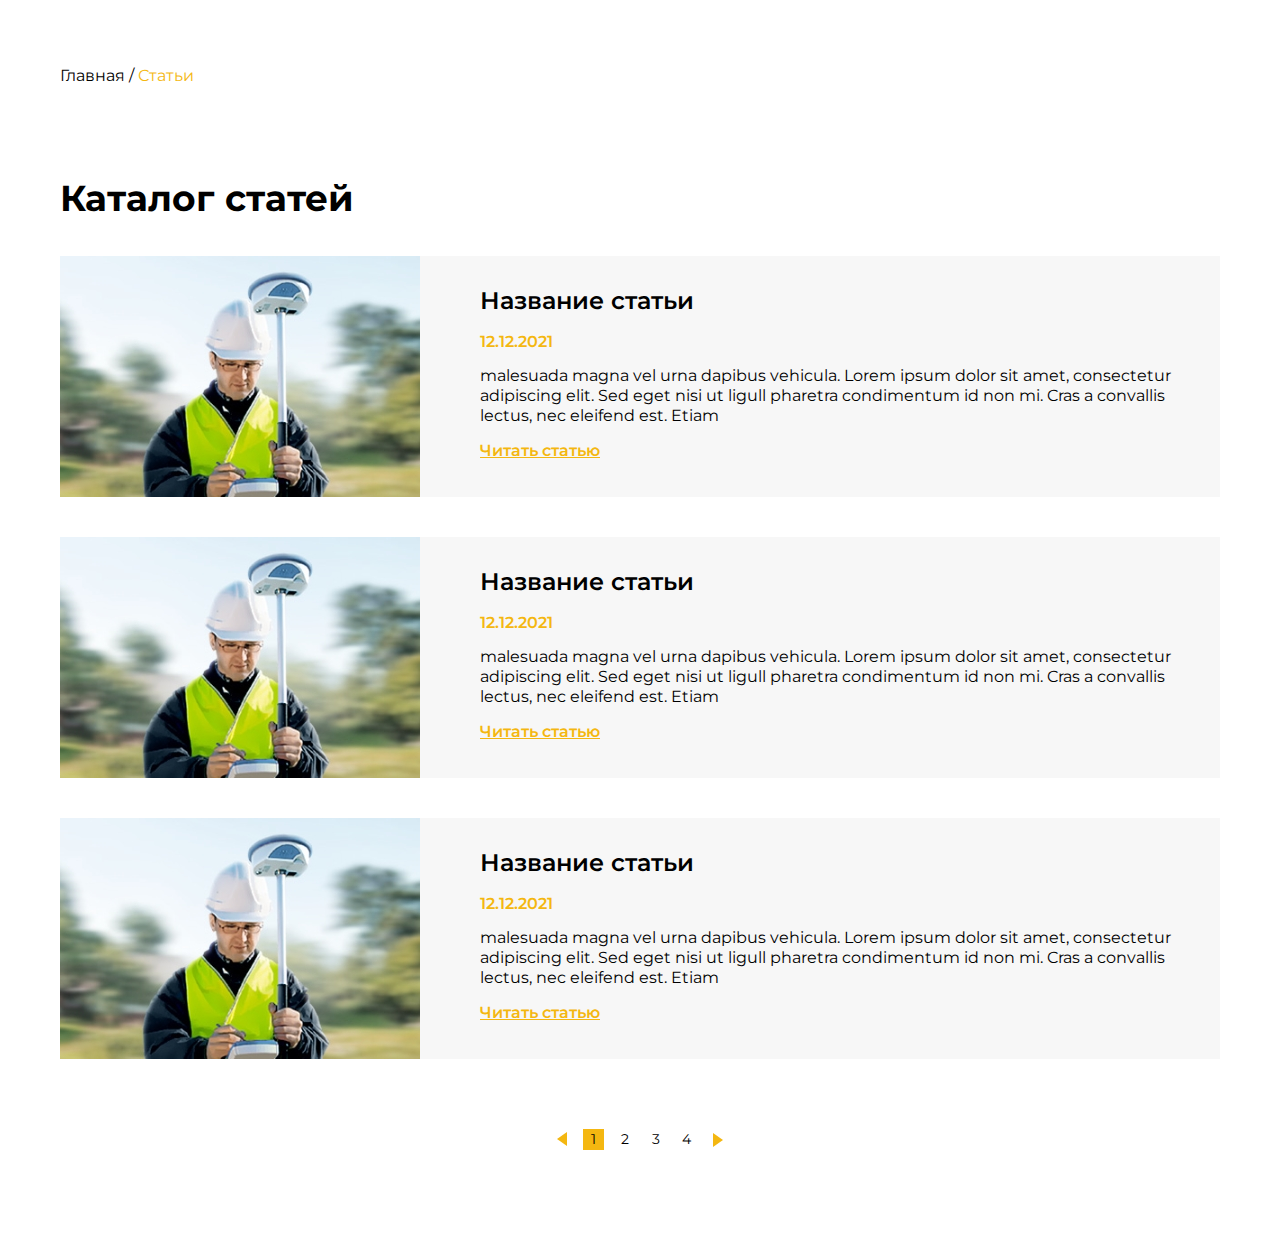
<file: catalog.html>
<!DOCTYPE html>
<html lang="ru">
  <head>
    <title>ЭКОГОСТ</title>
    <meta charset="UTF-8">
    <meta name="viewport" content="width=device-width, initial-scale=1, user-scalable=no">
    <meta name="format-detection" content="telephone=no">
    <link rel="stylesheet" href="libs/slick/slick.css">
    <link rel="stylesheet" href="css/main.css">
  </head>
  <body>
    <main class="page">
      <section class="breadcrumbs">
        <div class="wrapper">
          <a href="" class="breadcrumbs-link">Главная</a>
          <span class="breadcrumbs-link">Статьи</span>
        </div>
      </section>

      <section class="inner">
        <div class="wrapper">
          <h1>Каталог статей</h1>
          <div class="catalog">
            <div class="item">
              <div class="item-container">
                <div class="item-img"><img src="images/serv1.jpg" alt=""></div>
                <div class="item-content">
                  <h2 class="item-title">Название статьи</h2>
                  <span class="item-date">12.12.2021</span>
                  <p class="item-text">malesuada magna vel urna dapibus vehicula. Lorem ipsum dolor sit amet, consectetur adipiscing elit. Sed eget nisi ut ligull pharetra condimentum id non mi. Cras a convallis lectus, nec eleifend est. Etiam </p>
                  <a href="" class="item-link">Читать статью</a>
                </div>
              </div>
            </div>

            <div class="item">
              <div class="item-container">
                <div class="item-img"><img src="images/serv1.jpg" alt=""></div>
                <div class="item-content">
                  <h2 class="item-title">Название статьи</h2>
                  <span class="item-date">12.12.2021</span>
                  <p class="item-text">malesuada magna vel urna dapibus vehicula. Lorem ipsum dolor sit amet, consectetur adipiscing elit. Sed eget nisi ut ligull pharetra condimentum id non mi. Cras a convallis lectus, nec eleifend est. Etiam </p>
                  <a href="" class="item-link">Читать статью</a>
                </div>
              </div>
            </div>

            <div class="item">
              <div class="item-container">
                <div class="item-img"><img src="images/serv1.jpg" alt=""></div>
                <div class="item-content">
                  <h2 class="item-title">Название статьи</h2>
                  <span class="item-date">12.12.2021</span>
                  <p class="item-text">malesuada magna vel urna dapibus vehicula. Lorem ipsum dolor sit amet, consectetur adipiscing elit. Sed eget nisi ut ligull pharetra condimentum id non mi. Cras a convallis lectus, nec eleifend est. Etiam </p>
                  <a href="" class="item-link">Читать статью</a>
                </div>
              </div>
            </div>
          </div>

          <div class="pagination">
            <a href="" class="pagination-arrow pagination-arrow-prev"></a>
            <a href="" class="pagination-btn active">1</a>
            <a href="" class="pagination-btn">2</a>
            <a href="" class="pagination-btn">3</a>
            <a href="" class="pagination-btn">4</a>
            <a href="" class="pagination-arrow pagination-arrow-next"></a>
          </div>
        </div>
      </section>
    </main>

    <script src="libs/jquery/jquery-3.3.1.min.js"></script>
    <script src="libs/slick/slick.min.js"></script>
    <script src="js/main.js"></script>
  </body>
</html>
</file>
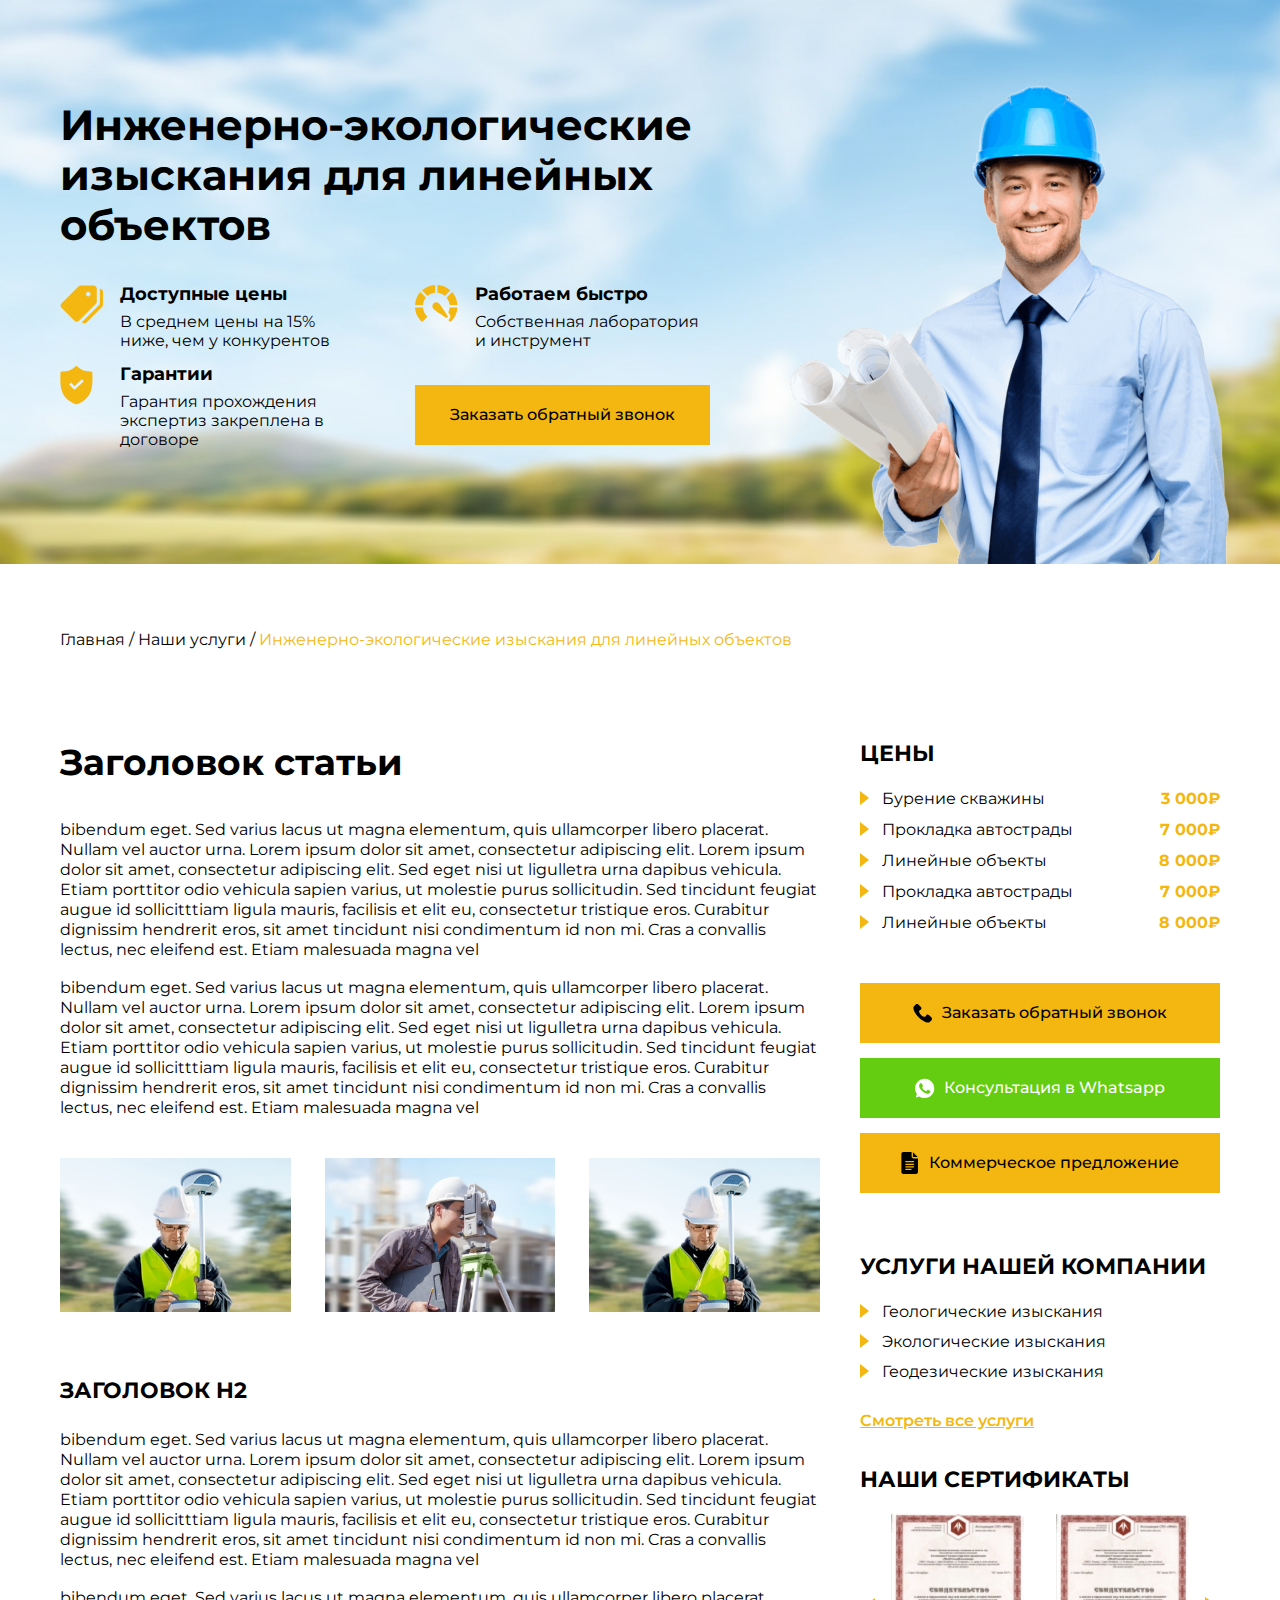
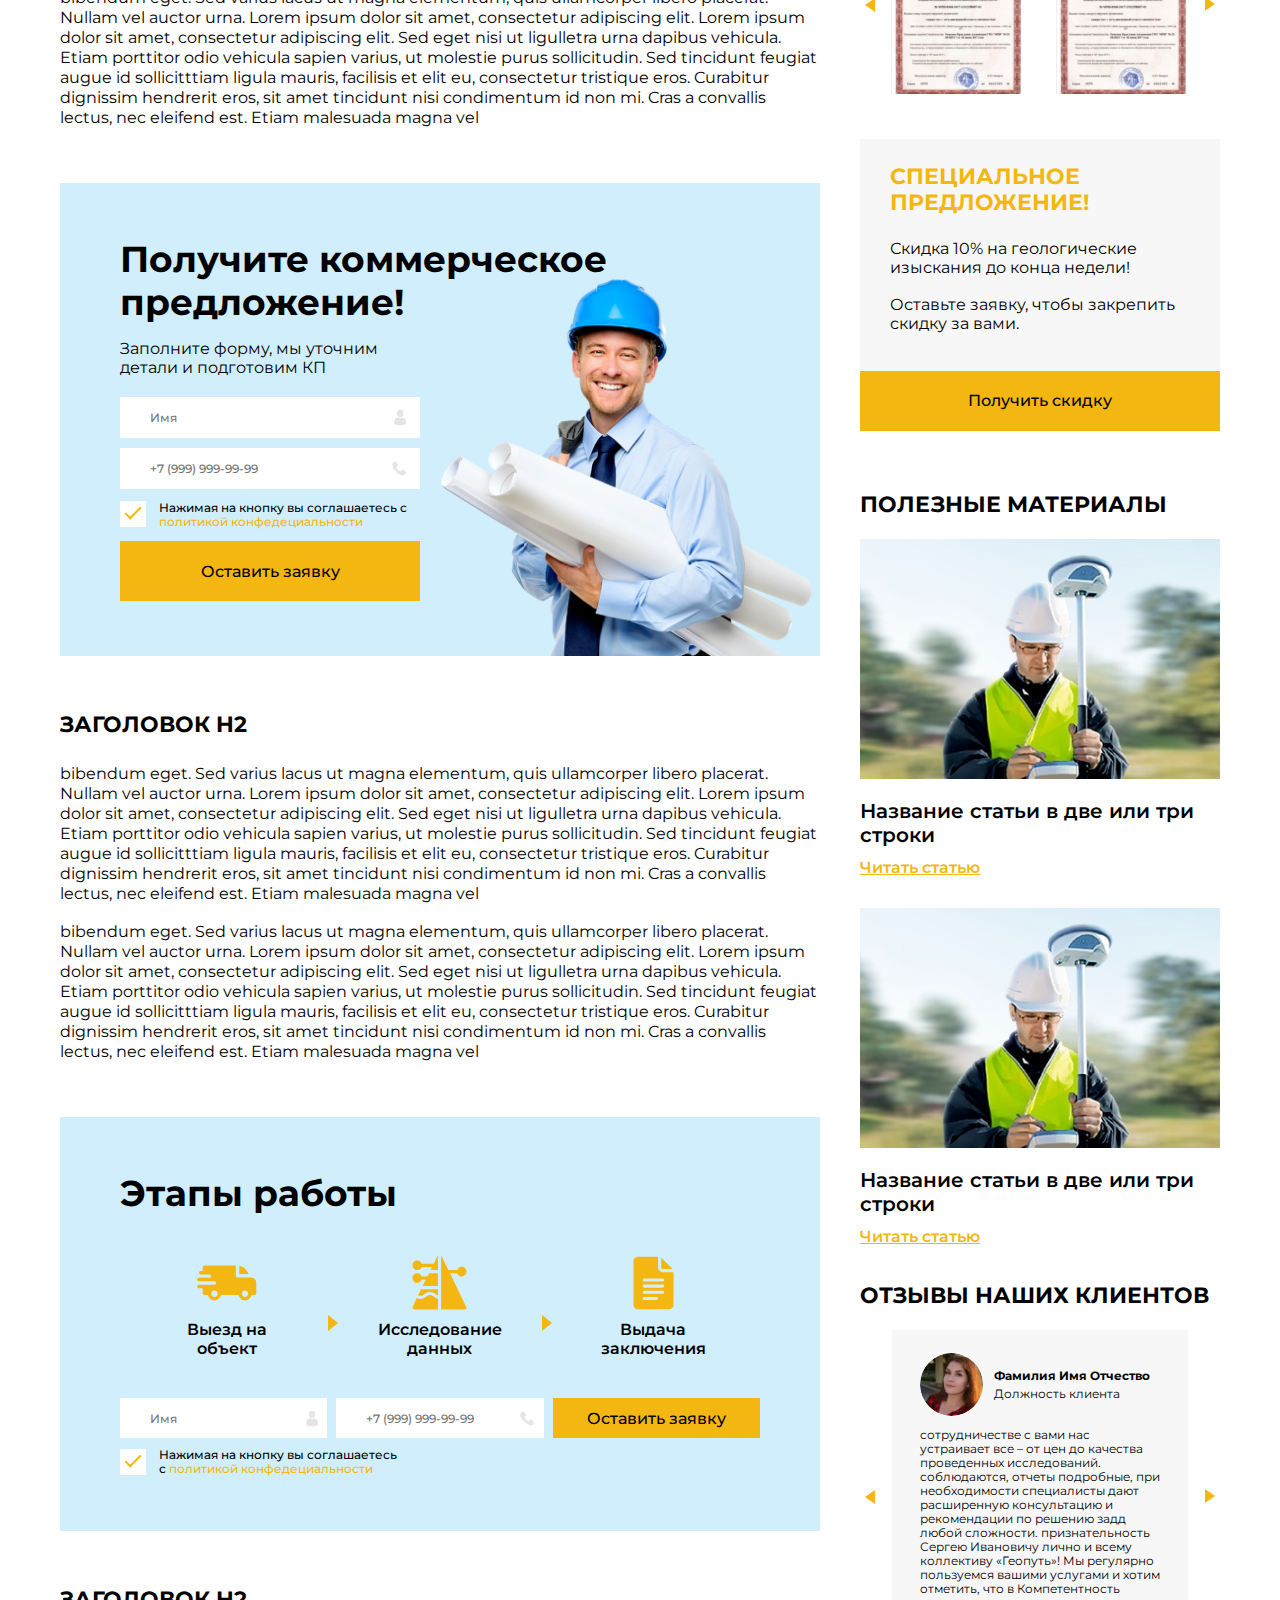
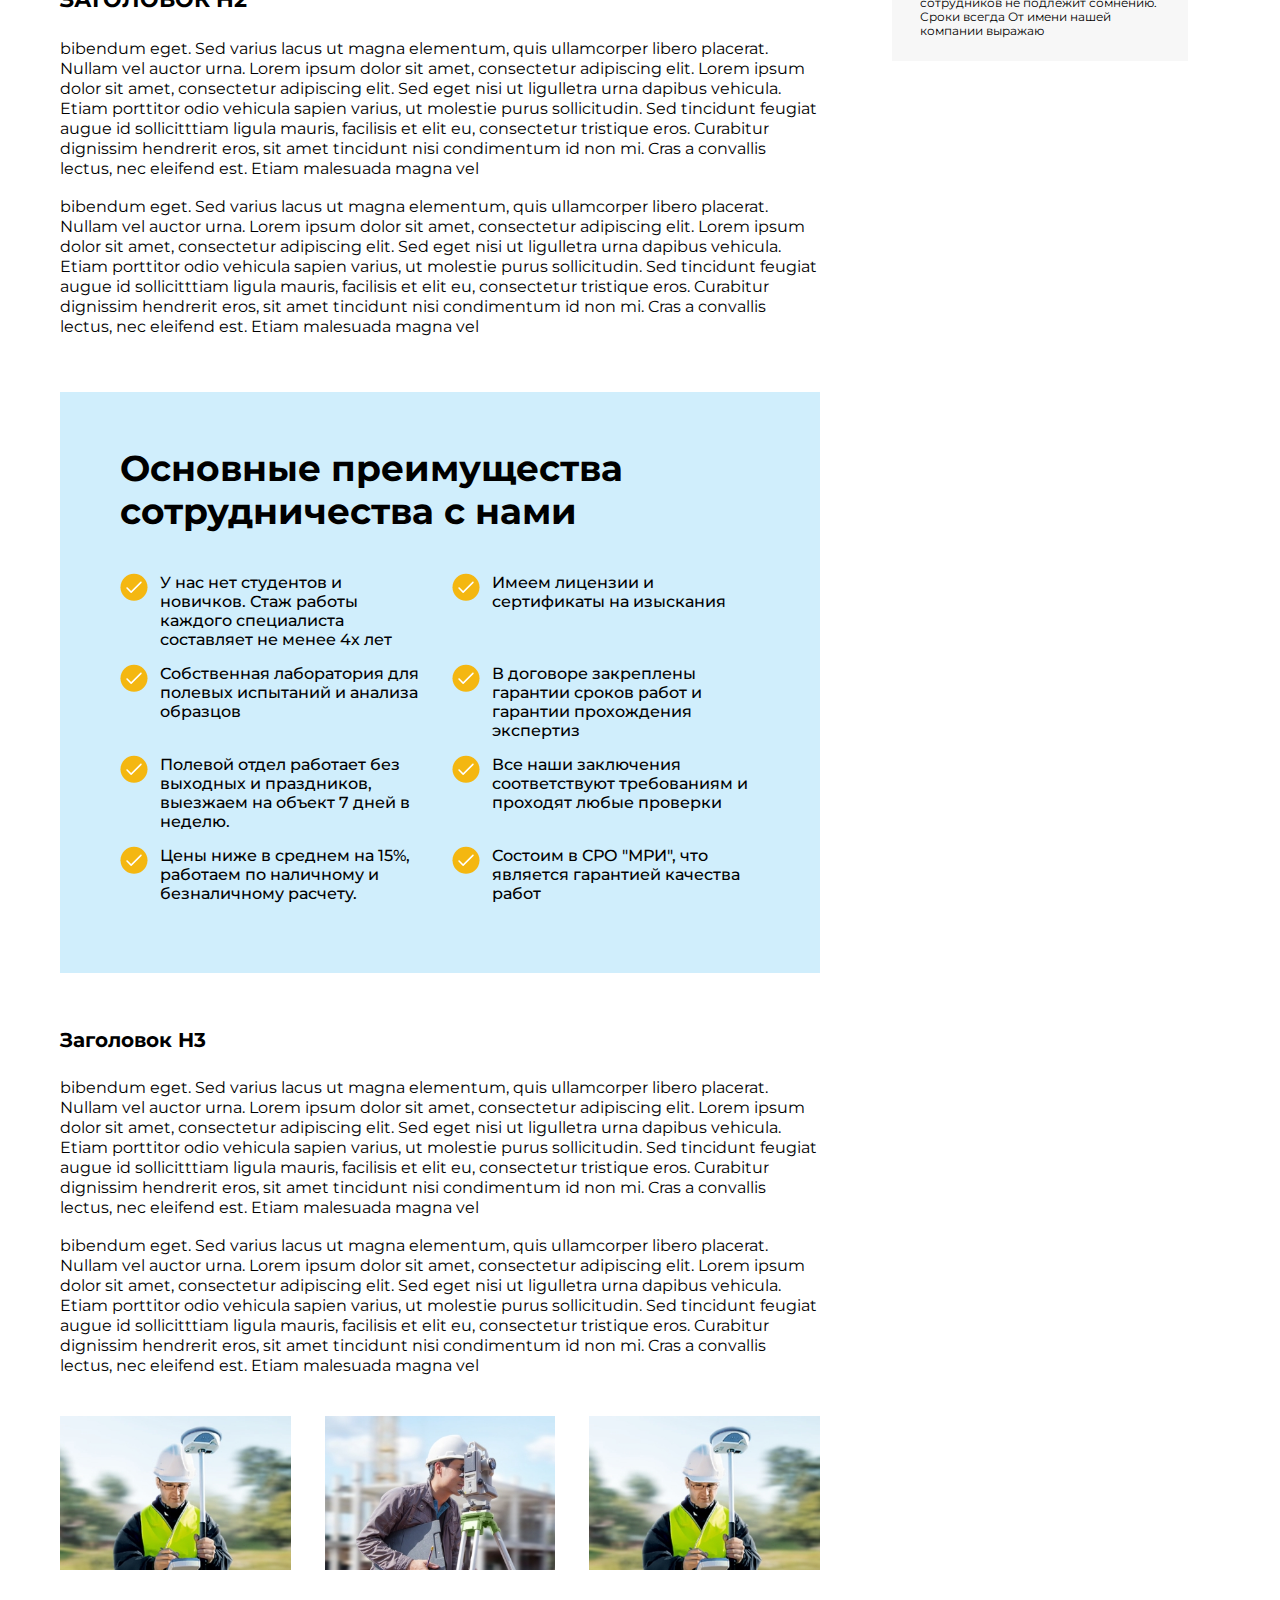
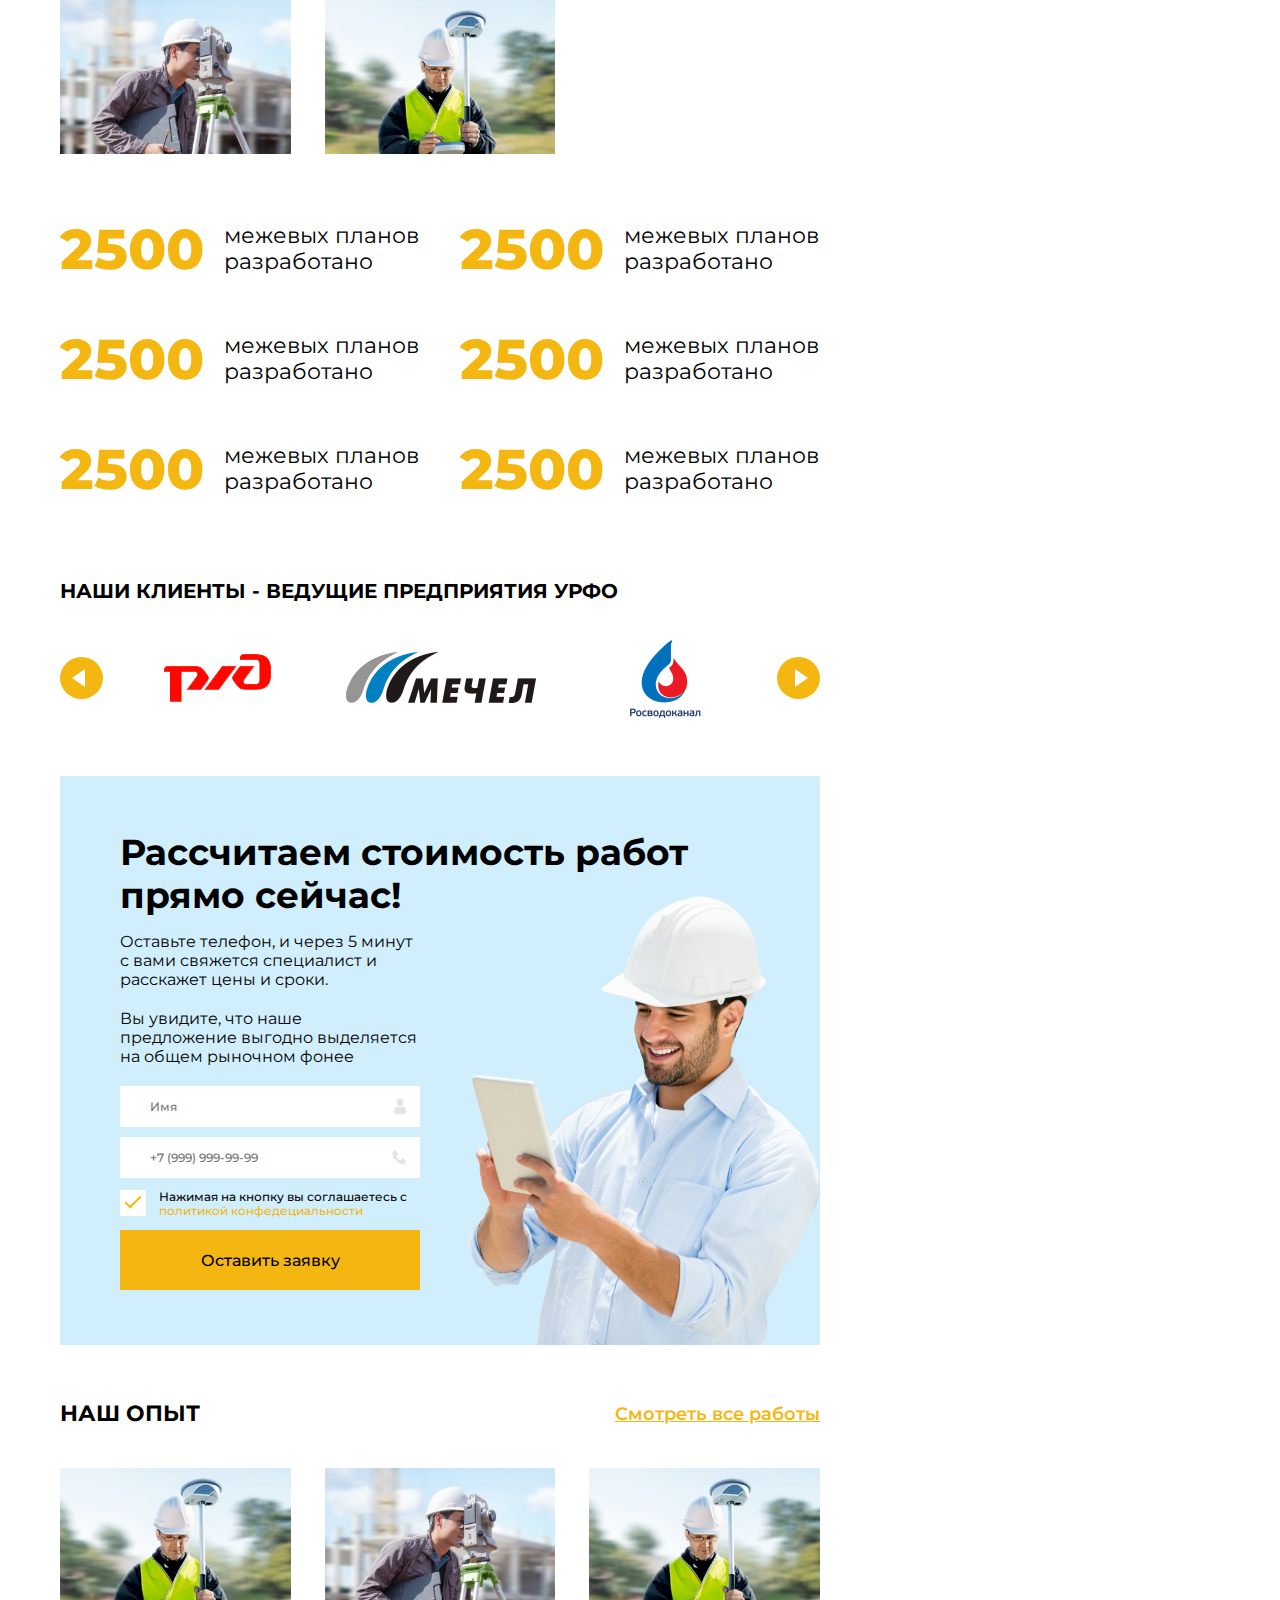
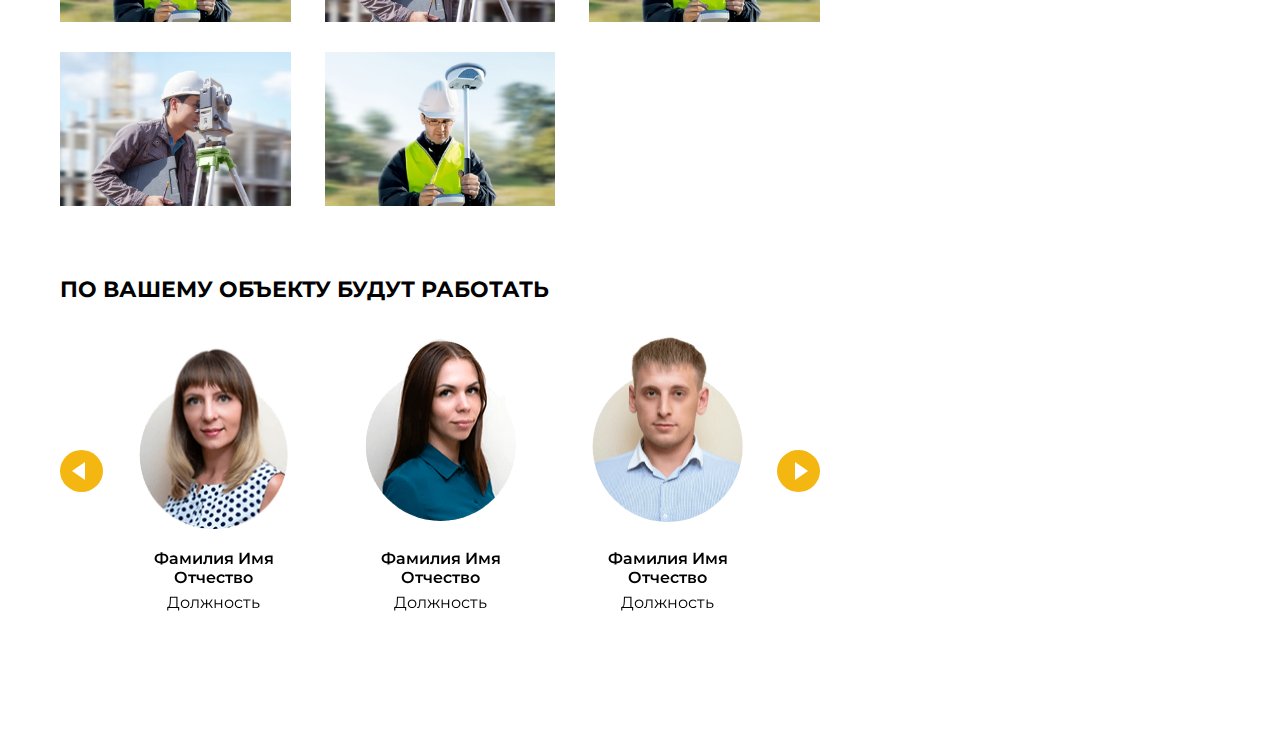
<file: service.html>
<!DOCTYPE html>
<html lang="ru">
  <head>
    <title>ЭКОГОСТ</title>
    <meta charset="UTF-8">
    <meta name="viewport" content="width=device-width, initial-scale=1, user-scalable=no">
    <meta name="format-detection" content="telephone=no">
    <link rel="stylesheet" href="libs/slick/slick.css">
    <link rel="stylesheet" href="css/main.css">
  </head>
  <body>
    <section class="banner">
      <img src="images/banner.jpg" alt="" class="banner-img">
      <div class="wrapper">
        <div class="banner-wrapper flex">
          <div class="banner-content banner-content2">
            <h1 class="banner-title">Инженерно-экологические изыскания для линейных объектов</h1>
            <div class="banner-list">
              <div class="banner-item banner-item1">
                <strong>Доступные цены</strong>
                <span>В среднем цены на 15%  ниже, чем у конкурентов</span>
              </div>
              <div class="banner-item banner-item2">
                <strong>Работаем быстро</strong>
                <span>Собственная лаборатория  и инструмент</span>
              </div>
              <div class="banner-item banner-item3">
                <strong>Гарантии</strong>
                <span>Гарантия прохождения экспертиз закреплена в договоре</span>
              </div>
              <span class="btn banner-list-btn">Заказать обратный звонок</span>
            </div>
          </div>
          <img src="images/banner-man.png" alt="" class="banner-content__img">
        </div>
      </div>
    </section>

    <main class="page">
      <section class="breadcrumbs">
        <div class="wrapper">
          <a href="" class="breadcrumbs-link">Главная</a>
          <a href="" class="breadcrumbs-link">Наши услуги</a>
          <span class="breadcrumbs-link">Инженерно-экологические изыскания для линейных объектов</span>
        </div>
      </section>

      <article class="article">
        <div class="wrapper">
          <div class="article-wrapper">
            <div class="article-content">
              <h1>Заголовок статьи</h1>
              <p>bibendum eget. Sed varius lacus ut magna elementum, quis ullamcorper libero placerat. Nullam vel auctor urna. Lorem ipsum dolor sit amet, consectetur adipiscing elit. Lorem ipsum dolor sit amet, consectetur adipiscing elit. Sed eget nisi ut ligulletra  urna dapibus vehicula. Etiam porttitor odio vehicula sapien varius, ut molestie purus  sollicitudin. Sed tincidunt feugiat augue id sollicitttiam ligula mauris, facilisis et elit eu,  consectetur tristique eros. Curabitur dignissim hendrerit eros, sit amet tincidunt nisi  condimentum id non mi. Cras a convallis lectus, nec eleifend est. Etiam malesuada magna vel </p>
              <p>bibendum eget. Sed varius lacus ut magna elementum, quis ullamcorper libero placerat. Nullam vel auctor urna. Lorem ipsum dolor sit amet, consectetur adipiscing elit. Lorem ipsum dolor sit amet, consectetur adipiscing elit. Sed eget nisi ut ligulletra  urna dapibus vehicula. Etiam porttitor odio vehicula sapien varius, ut molestie purus  sollicitudin. Sed tincidunt feugiat augue id sollicitttiam ligula mauris, facilisis et elit eu,  consectetur tristique eros. Curabitur dignissim hendrerit eros, sit amet tincidunt nisi  condimentum id non mi. Cras a convallis lectus, nec eleifend est. Etiam malesuada magna vel </p>
              <div class="article-gallery">
                <div class="article-gallery__item">
                  <a href="" class="article-gallery__item_container">
                    <img src="images/serv1.jpg" alt="">
                  </a>
                </div>
                <div class="article-gallery__item">
                  <a href="" class="article-gallery__item_container">
                    <img src="images/serv2.jpg" alt="">
                  </a>
                </div>
                <div class="article-gallery__item">
                  <a href="" class="article-gallery__item_container">
                    <img src="images/serv1.jpg" alt="">
                  </a>
                </div>
              </div>
              <h2>ЗАГОЛОВОК H2</h2>
              <p>bibendum eget. Sed varius lacus ut magna elementum, quis ullamcorper libero placerat. Nullam vel auctor urna. Lorem ipsum dolor sit amet, consectetur adipiscing elit. Lorem ipsum dolor sit amet, consectetur adipiscing elit. Sed eget nisi ut ligulletra  urna dapibus vehicula. Etiam porttitor odio vehicula sapien varius, ut molestie purus  sollicitudin. Sed tincidunt feugiat augue id sollicitttiam ligula mauris, facilisis et elit eu,  consectetur tristique eros. Curabitur dignissim hendrerit eros, sit amet tincidunt nisi  condimentum id non mi. Cras a convallis lectus, nec eleifend est. Etiam malesuada magna vel </p>
              <p>bibendum eget. Sed varius lacus ut magna elementum, quis ullamcorper libero placerat. Nullam vel auctor urna. Lorem ipsum dolor sit amet, consectetur adipiscing elit. Lorem ipsum dolor sit amet, consectetur adipiscing elit. Sed eget nisi ut ligulletra  urna dapibus vehicula. Etiam porttitor odio vehicula sapien varius, ut molestie purus  sollicitudin. Sed tincidunt feugiat augue id sollicitttiam ligula mauris, facilisis et elit eu,  consectetur tristique eros. Curabitur dignissim hendrerit eros, sit amet tincidunt nisi  condimentum id non mi. Cras a convallis lectus, nec eleifend est. Etiam malesuada magna vel </p>
              
              <div class="page-block">
                <img src="images/page-block.png" alt="" class="page-block__img">
                <b class="page-block__title">Получите коммерческое предложение!</b>
                <form class="commerce-form">
                  <span class="page-block__text">Заполните форму, мы уточним детали и подготовим КП</span>
                  <input type="text" class="input input-name commerce-form__input" placeholder="Имя" required>
                  <input type="tel" class="input input-phone commerce-form__input" placeholder="+7 (999) 999-99-99">
                  <label class="check">
                    <input type="checkbox" checked>
                    <span class="check-custom"></span>
                    <span class="check-text">Нажимая на кнопку вы соглашаетесь с <a href="">политикой конфедециальности</a></span>
                  </label>
                  <input type="submit" value="Оставить заявку" class="btn submit commerce-form__submit">
                </form>
              </div>

              <h2>ЗАГОЛОВОК H2</h2>
              <p>bibendum eget. Sed varius lacus ut magna elementum, quis ullamcorper libero placerat. Nullam vel auctor urna. Lorem ipsum dolor sit amet, consectetur adipiscing elit. Lorem ipsum dolor sit amet, consectetur adipiscing elit. Sed eget nisi ut ligulletra  urna dapibus vehicula. Etiam porttitor odio vehicula sapien varius, ut molestie purus  sollicitudin. Sed tincidunt feugiat augue id sollicitttiam ligula mauris, facilisis et elit eu,  consectetur tristique eros. Curabitur dignissim hendrerit eros, sit amet tincidunt nisi  condimentum id non mi. Cras a convallis lectus, nec eleifend est. Etiam malesuada magna vel </p>
              <p>bibendum eget. Sed varius lacus ut magna elementum, quis ullamcorper libero placerat. Nullam vel auctor urna. Lorem ipsum dolor sit amet, consectetur adipiscing elit. Lorem ipsum dolor sit amet, consectetur adipiscing elit. Sed eget nisi ut ligulletra  urna dapibus vehicula. Etiam porttitor odio vehicula sapien varius, ut molestie purus  sollicitudin. Sed tincidunt feugiat augue id sollicitttiam ligula mauris, facilisis et elit eu,  consectetur tristique eros. Curabitur dignissim hendrerit eros, sit amet tincidunt nisi  condimentum id non mi. Cras a convallis lectus, nec eleifend est. Etiam malesuada magna vel </p>
              
              <div class="page-block">
                <b class="page-block__title">Этапы работы</b>
                <div class="page-block__steps">
                  <div class="page-block__step">
                    <div class="page-block__step_img"><img width="60px" height="36px" src="images/icons.svg#car" alt=""></div>
                    <span>Выезд на объект</span>
                  </div>

                  <div class="page-block__step">
                    <div class="page-block__step_img"><img width="55px" height="55px" src="images/icons.svg#issled" alt=""></div>
                    <span>Исследование данных</span>
                  </div>

                  <div class="page-block__step">
                    <div class="page-block__step_img"><img width="41px" height="54px" src="images/icons.svg#vydacha" alt=""></div>
                    <span>Выдача заключения</span>
                  </div>
                </div>
                <form class="commerce-form page-block__form_flex">
                  <input type="text" class="input input-name page-block__form_input" placeholder="Имя" required>
                  <input type="tel" class="input input-phone page-block__form_input" placeholder="+7 (999) 999-99-99">
                  <label class="check">
                    <input type="checkbox" checked>
                    <span class="check-custom"></span>
                    <span class="check-text">Нажимая на кнопку вы соглашаетесь с <a href="">политикой конфедециальности</a></span>
                  </label>
                  <input type="submit" value="Оставить заявку" class="btn submit page-block__form_input">
                </form>
              </div>

              <h2>ЗАГОЛОВОК H2</h2>
              <p>bibendum eget. Sed varius lacus ut magna elementum, quis ullamcorper libero placerat. Nullam vel auctor urna. Lorem ipsum dolor sit amet, consectetur adipiscing elit. Lorem ipsum dolor sit amet, consectetur adipiscing elit. Sed eget nisi ut ligulletra  urna dapibus vehicula. Etiam porttitor odio vehicula sapien varius, ut molestie purus  sollicitudin. Sed tincidunt feugiat augue id sollicitttiam ligula mauris, facilisis et elit eu,  consectetur tristique eros. Curabitur dignissim hendrerit eros, sit amet tincidunt nisi  condimentum id non mi. Cras a convallis lectus, nec eleifend est. Etiam malesuada magna vel </p>
              <p>bibendum eget. Sed varius lacus ut magna elementum, quis ullamcorper libero placerat. Nullam vel auctor urna. Lorem ipsum dolor sit amet, consectetur adipiscing elit. Lorem ipsum dolor sit amet, consectetur adipiscing elit. Sed eget nisi ut ligulletra  urna dapibus vehicula. Etiam porttitor odio vehicula sapien varius, ut molestie purus  sollicitudin. Sed tincidunt feugiat augue id sollicitttiam ligula mauris, facilisis et elit eu,  consectetur tristique eros. Curabitur dignissim hendrerit eros, sit amet tincidunt nisi  condimentum id non mi. Cras a convallis lectus, nec eleifend est. Etiam malesuada magna vel </p>
              
              <div class="page-block">
                <b class="page-block__title">Основные преимущества сотрудничества с нами</b>
                <ul class="commerce-list page-block__list">
                  <li>У нас нет студентов и новичков. Стаж работы  каждого специалиста  составляет не менее 4х лет</li>
                  <li>Имеем лицензии и сертификаты на изыскания</li>
                  <li>Собственная лаборатория для полевых испытаний и анализа образцов</li>
                  <li>В договоре закреплены гарантии сроков работ и гарантии прохождения экспертиз</li>
                  <li>Полевой отдел работает без выходных и праздников,  выезжаем на объект 7 дней в  неделю.</li>
                  <li>Все наши заключения соответствуют требованиям и проходят любые проверки</li>
                  <li>Цены ниже в среднем на 15%, работаем по наличному и безналичному расчету.</li>
                  <li>Состоим в СРО "МРИ", что является гарантией качества работ</li>
                </ul> 
              </div>

              <h3>Заголовок H3</h3>
              <p>bibendum eget. Sed varius lacus ut magna elementum, quis ullamcorper libero placerat. Nullam vel auctor urna. Lorem ipsum dolor sit amet, consectetur adipiscing elit. Lorem ipsum dolor sit amet, consectetur adipiscing elit. Sed eget nisi ut ligulletra  urna dapibus vehicula. Etiam porttitor odio vehicula sapien varius, ut molestie purus  sollicitudin. Sed tincidunt feugiat augue id sollicitttiam ligula mauris, facilisis et elit eu,  consectetur tristique eros. Curabitur dignissim hendrerit eros, sit amet tincidunt nisi  condimentum id non mi. Cras a convallis lectus, nec eleifend est. Etiam malesuada magna vel </p>
              <p>bibendum eget. Sed varius lacus ut magna elementum, quis ullamcorper libero placerat. Nullam vel auctor urna. Lorem ipsum dolor sit amet, consectetur adipiscing elit. Lorem ipsum dolor sit amet, consectetur adipiscing elit. Sed eget nisi ut ligulletra  urna dapibus vehicula. Etiam porttitor odio vehicula sapien varius, ut molestie purus  sollicitudin. Sed tincidunt feugiat augue id sollicitttiam ligula mauris, facilisis et elit eu,  consectetur tristique eros. Curabitur dignissim hendrerit eros, sit amet tincidunt nisi  condimentum id non mi. Cras a convallis lectus, nec eleifend est. Etiam malesuada magna vel </p>
              
              <div class="article-gallery">
                <div class="article-gallery__item">
                  <a href="" class="article-gallery__item_container">
                    <img src="images/serv1.jpg" alt="">
                  </a>
                </div>
                <div class="article-gallery__item">
                  <a href="" class="article-gallery__item_container">
                    <img src="images/serv2.jpg" alt="">
                  </a>
                </div>
                <div class="article-gallery__item">
                  <a href="" class="article-gallery__item_container">
                    <img src="images/serv1.jpg" alt="">
                  </a>
                </div>
                <div class="article-gallery__item">
                  <a href="" class="article-gallery__item_container">
                    <img src="images/serv2.jpg" alt="">
                  </a>
                </div>
                <div class="article-gallery__item">
                  <a href="" class="article-gallery__item_container">
                    <img src="images/serv1.jpg" alt="">
                  </a>
                </div>
              </div>

              <div class="numbers-list numbers-list--single">
                <div class="numbers-item">
                  <strong class="numbers-item__value">2500</strong>
                  <span class="numbers-item__text">межевых планов разработано</span>
                </div>
                <div class="numbers-item">
                  <strong class="numbers-item__value">2500</strong>
                  <span class="numbers-item__text">межевых планов разработано</span>
                </div>
                <div class="numbers-item">
                  <strong class="numbers-item__value">2500</strong>
                  <span class="numbers-item__text">межевых планов разработано</span>
                </div>
                <div class="numbers-item">
                  <strong class="numbers-item__value">2500</strong>
                  <span class="numbers-item__text">межевых планов разработано</span>
                </div>
                <div class="numbers-item">
                  <strong class="numbers-item__value">2500</strong>
                  <span class="numbers-item__text">межевых планов разработано</span>
                </div>
                <div class="numbers-item">
                  <strong class="numbers-item__value">2500</strong>
                  <span class="numbers-item__text">межевых планов разработано</span>
                </div>
              </div>

              <div class="article-clients">
                <h3 class="clients-title">НАШИ КЛИЕНТЫ - ВЕДУЩИЕ ПРЕДПРИЯТИЯ УРФО</h3>
                <div class="clients-slider article-clients-slider js-clients-slider-single">
                  <div class="client">
                    <div class="client-container">
                      <img src="images/rzd.png" alt="">
                    </div>
                  </div>
                  <div class="client">
                    <div class="client-container">
                      <img src="images/mechel.png" alt="">
                    </div>
                  </div>
                  <div class="client">
                    <div class="client-container">
                      <img src="images/rusvodokanal.png" alt="">
                    </div>
                  </div>
                  <div class="client">
                    <div class="client-container">
                      <img src="images/sibur.png" alt="">
                    </div>
                  </div>
                  <div class="client">
                    <div class="client-container">
                      <img src="images/rosneft.png" alt="">
                    </div>
                  </div>
                  <div class="client">
                    <div class="client-container">
                      <img src="images/rosneft.png" alt="">
                    </div>
                  </div>
                </div>
              </div>

              <div class="page-block">
                <img src="images/page-block2.png" alt="" class="page-block__img">
                <b class="page-block__title">Рассчитаем стоимость работ прямо сейчас!</b>
                <form class="commerce-form">
                  <span class="page-block__text">Оставьте телефон, и через 5 минут с вами свяжется специалист и расскажет цены и сроки.</span>
                  <span class="page-block__text">Вы увидите, что наше предложение выгодно выделяется на общем рыночном фонее</span>
                  <input type="text" class="input input-name commerce-form__input" placeholder="Имя" required>
                  <input type="tel" class="input input-phone commerce-form__input" placeholder="+7 (999) 999-99-99">
                  <label class="check">
                    <input type="checkbox" checked>
                    <span class="check-custom"></span>
                    <span class="check-text">Нажимая на кнопку вы соглашаетесь с <a href="">политикой конфедециальности</a></span>
                  </label>
                  <input type="submit" value="Оставить заявку" class="btn submit commerce-form__submit">
                </form>
              </div>

              <div class="section-title__flex">
                <h2 class="clients-title">НАШ ОПЫТ</h2>
                <a href="" class="section-title__more">Смотреть все работы</a>
              </div>
              <div class="article-gallery">
                <div class="article-gallery__item">
                  <a href="" class="article-gallery__item_container">
                    <img src="images/serv1.jpg" alt="">
                  </a>
                </div>
                <div class="article-gallery__item">
                  <a href="" class="article-gallery__item_container">
                    <img src="images/serv2.jpg" alt="">
                  </a>
                </div>
                <div class="article-gallery__item">
                  <a href="" class="article-gallery__item_container">
                    <img src="images/serv1.jpg" alt="">
                  </a>
                </div>
                <div class="article-gallery__item">
                  <a href="" class="article-gallery__item_container">
                    <img src="images/serv2.jpg" alt="">
                  </a>
                </div>
                <div class="article-gallery__item">
                  <a href="" class="article-gallery__item_container">
                    <img src="images/serv1.jpg" alt="">
                  </a>
                </div>
              </div>

              <div class="team">
                <h2>ПО ВАШЕМУ ОБЪЕКТУ БУДУТ РАБОТАТЬ</h2>
                <div class="team-slider js-team-slider">
                  <div class="teammate">
                    <div class="teammate-container">
                      <div class="teammate-img">
                        <img src="images/team1.png" alt="">
                      </div>
                      <strong class="teammate-name">Фамилия Имя Отчество</strong>
                      <span class="teammate-prof">Должность</span>
                    </div>
                  </div>
                  <div class="teammate">
                    <div class="teammate-container">
                      <div class="teammate-img">
                        <img src="images/team2.png" alt="">
                      </div>
                      <strong class="teammate-name">Фамилия Имя Отчество</strong>
                      <span class="teammate-prof">Должность</span>
                    </div>
                  </div>
                  <div class="teammate">
                    <div class="teammate-container">
                      <div class="teammate-img">
                        <img src="images/team3.png" alt="">
                      </div>
                      <strong class="teammate-name">Фамилия Имя Отчество</strong>
                      <span class="teammate-prof">Должность</span>
                    </div>
                  </div>
                  <div class="teammate">
                    <div class="teammate-container">
                      <div class="teammate-img">
                        <img src="images/team1.png" alt="">
                      </div>
                      <strong class="teammate-name">Фамилия Имя Отчество</strong>
                      <span class="teammate-prof">Должность</span>
                    </div>
                  </div>
                </div>
              </div>

            </div>

            <aside class="sidebar">
              <div class="sidebar-block">
                <strong class="sidebar-block__title">ЦЕНЫ</strong>
                <div class="sidebar-prices">
                  <span class="sidebar-price">
                    <span>Бурение скважины</span>
                    <b>3 000₽</b>
                  </span>
                  <span class="sidebar-price">
                    <span>Прокладка автострады</span>
                    <b>7 000₽</b>
                  </span>
                  <span class="sidebar-price">
                    <span>Линейные объекты</span>
                    <b>8 000₽</b>
                  </span>
                  <span class="sidebar-price">
                    <span>Прокладка автострады</span>
                    <b>7 000₽</b>
                  </span>
                  <span class="sidebar-price">
                    <span>Линейные объекты</span>
                    <b>8 000₽</b>
                  </span>
                </div>
              </div>

              <div class="sidebar-btns">
                <span class="btn sidebar-btn btn--phone"><i></i>Заказать обратный звонок</span>
                <span class="btn sidebar-btn btn--whatsapp"><i></i>Консультация в Whatsapp</span>
                <span class="btn sidebar-btn btn--commerce"><i></i>Коммерческое предложение</span>
              </div>

              <div class="sidebar-block">
                <strong class="sidebar-block__title">УСЛУГИ НАШЕЙ КОМПАНИИ</strong>
                <a href="" class="sidebar-serv__link">Геологические изыскания</a>
                <a href="" class="sidebar-serv__link">Экологические изыскания</a>
                <a href="" class="sidebar-serv__link">Геодезические изыскания</a>
                <a href="" class="sidebar-serv__link-more">Смотреть все услуги</a>
              </div>

              <div class="sidebar-block">
                <strong class="sidebar-block__title">НАШИ СЕРТИФИКАТЫ</strong>
                <div class="sidebar-cert-slider js-sidebar-cert-slider">
                  <div class="sidebar-cert">
                    <a href="" class="sidebar-cert__container">
                      <img src="images/cert.jpg" alt="">
                    </a>
                  </div>
                  <div class="sidebar-cert">
                    <a href="" class="sidebar-cert__container">
                      <img src="images/cert.jpg" alt="">
                    </a>
                  </div>
                  <div class="sidebar-cert">
                    <a href="" class="sidebar-cert__container">
                      <img src="images/cert.jpg" alt="">
                    </a>
                  </div>
                </div>
              </div>

              <div class="sidebar-spec">
                <div class="sidebar-spec__content">
                  <strong class="sidebar-spec__title">СПЕЦИАЛЬНОЕ ПРЕДЛОЖЕНИЕ!</strong>
                  <p>Скидка 10% на геологические изыскания до конца недели!</p>
                  <p>Оставьте заявку, чтобы закрепить скидку за вами.</p>
                </div>
                <span class="btn sidebar-spec__btn">Получить скидку</span>
              </div>

              <div class="sidebar-block">
                <strong class="sidebar-block__title">ПОЛЕЗНЫЕ МАТЕРИАЛЫ</strong>
                <div class="sidebar-articles">
                  <div class="sidebar-article">
                    <div class="sidebar-article__img">
                      <img src="images/serv1.jpg" alt="">
                    </div>
                    <strong class="sidebar-article__title">Название статьи в две или три строки</strong>
                    <a href="" class="sidebar-article_link">Читать статью</a>
                  </div>
                  <div class="sidebar-article">
                    <div class="sidebar-article__img">
                      <img src="images/serv1.jpg" alt="">
                    </div>
                    <strong class="sidebar-article__title">Название статьи в две или три строки</strong>
                    <a href="" class="sidebar-article_link">Читать статью</a>
                  </div>
                </div>
              </div>

              <div class="sidebar-block">
                <strong class="sidebar-block__title">ОТЗЫВЫ НАШИХ КЛИЕНТОВ</strong>
                <div class="sidebar-review-slider js-sidebar-review-slider">
                  <div class="sidebar-review">
                    <div class="sidebar-review__container">
                      <div class="review-top sidebar-review__top">
                        <div class="review-top__img"><img src="images/review-author.png" alt=""></div>
                        <span class="review-top__text">
                          <b>Фамилия Имя Отчество</b>
                          Должность клиента
                        </span>
                      </div>
                      <div class="sidebar-review__text">
                        сотрудничестве с вами нас  устраивает все – от цен до качества  проведенных исследований.  соблюдаются, отчеты подробные, при  необходимости специалисты дают  расширенную консультацию и  рекомендации по решению задд любой сложности. признательность Сергею Ивановичу  лично и всему коллективу «Геопуть»!  Мы регулярно пользуемся вашими  услугами и хотим отметить, что в  Компетентность сотрудников не  подлежит сомнению. Сроки всегда  От имени нашей компании выражаю 
                      </div>
                    </div>
                  </div>
                  <div class="sidebar-review">
                    <div class="sidebar-review__container">
                      <div class="review-top sidebar-review__top">
                        <div class="review-top__img"><img src="images/review-author.png" alt=""></div>
                        <span class="review-top__text">
                          <b>Фамилия Имя Отчество</b>
                          Должность клиента
                        </span>
                      </div>
                      <div class="sidebar-review__text">
                        сотрудничестве с вами нас  устраивает все – от цен до качества  проведенных исследований.  соблюдаются, отчеты подробные, при  необходимости специалисты дают  расширенную консультацию и  рекомендации по решению задд любой сложности. признательность Сергею Ивановичу  лично и всему коллективу «Геопуть»!  Мы регулярно пользуемся вашими  услугами и хотим отметить, что в  Компетентность сотрудников не  подлежит сомнению. Сроки всегда  От имени нашей компании выражаю 
                      </div>
                    </div>
                  </div>
                </div>
              </div>

            </aside>
          </div>        
        </div>
      </article>
    </main>

    <script src="libs/jquery/jquery-3.3.1.min.js"></script>
    <script src="libs/slick/slick.min.js"></script>
    <script src="js/main.js"></script>
  </body>
</html>
</file>
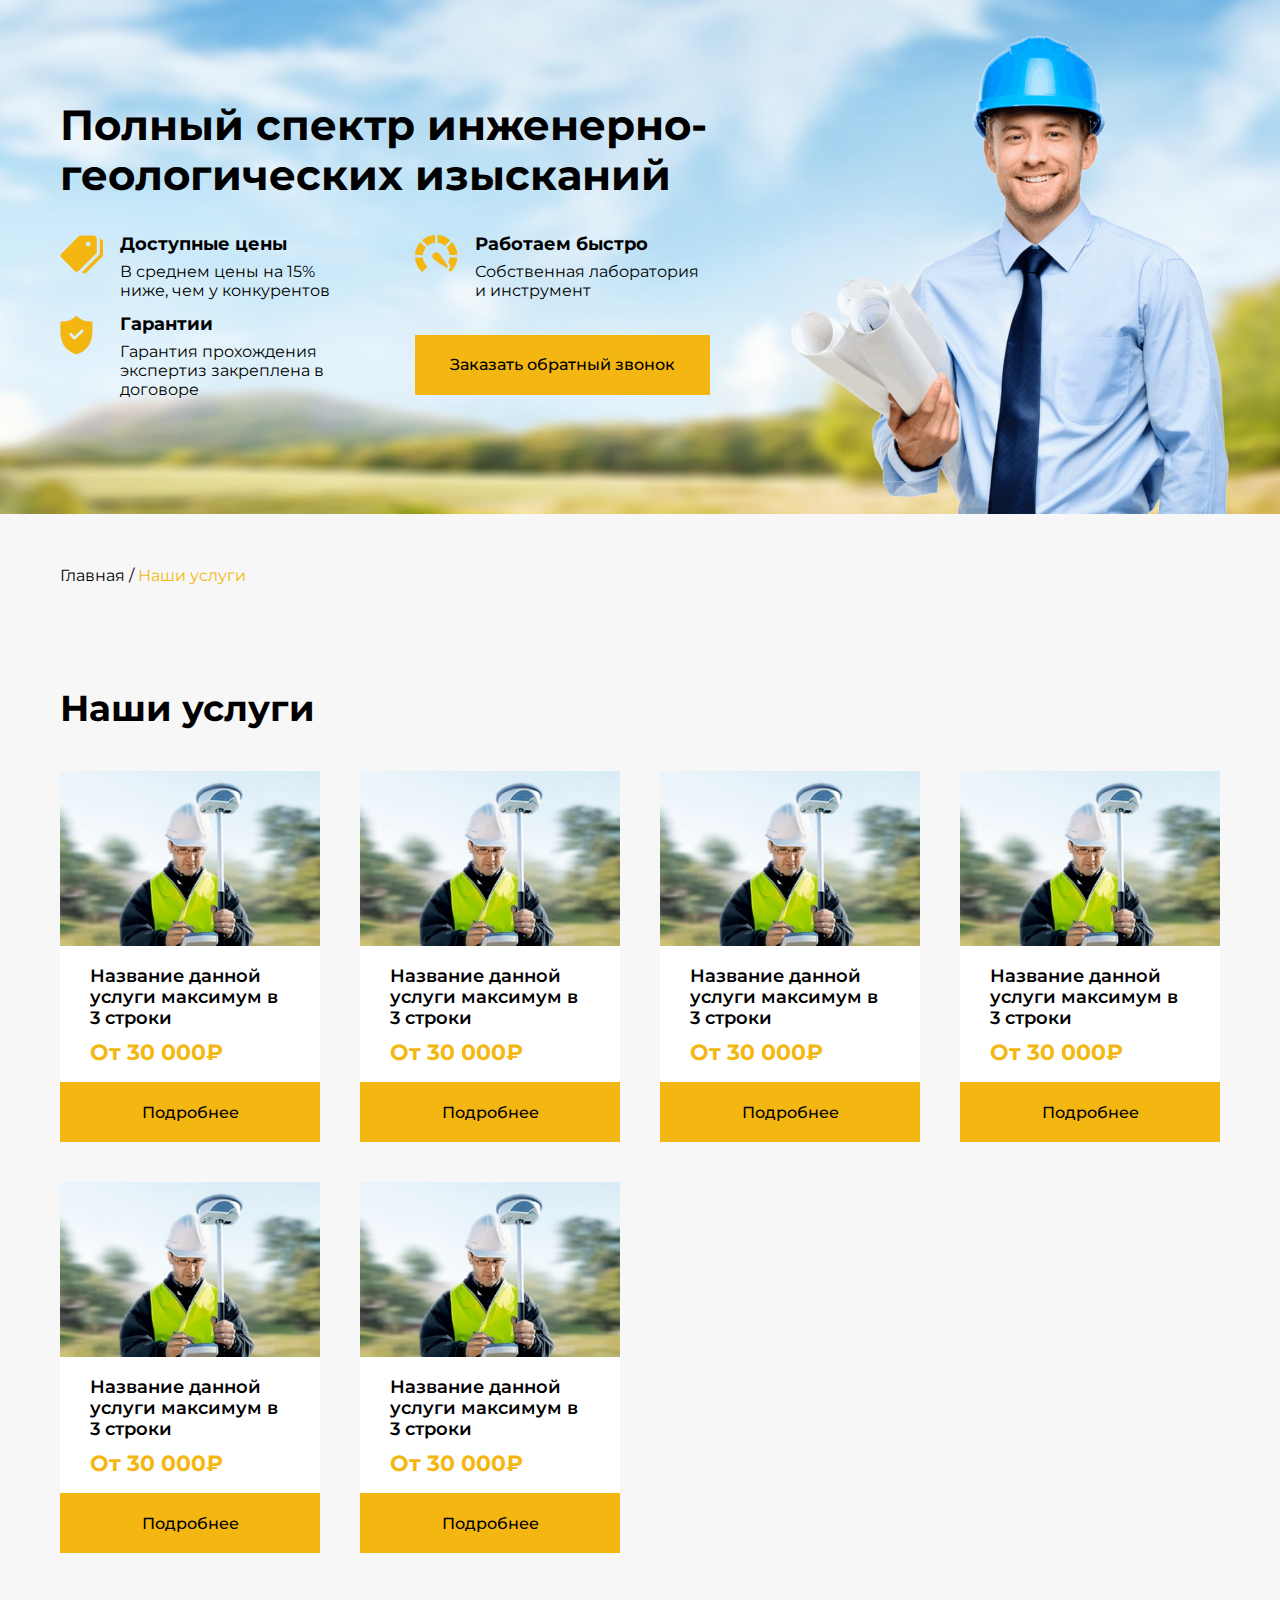
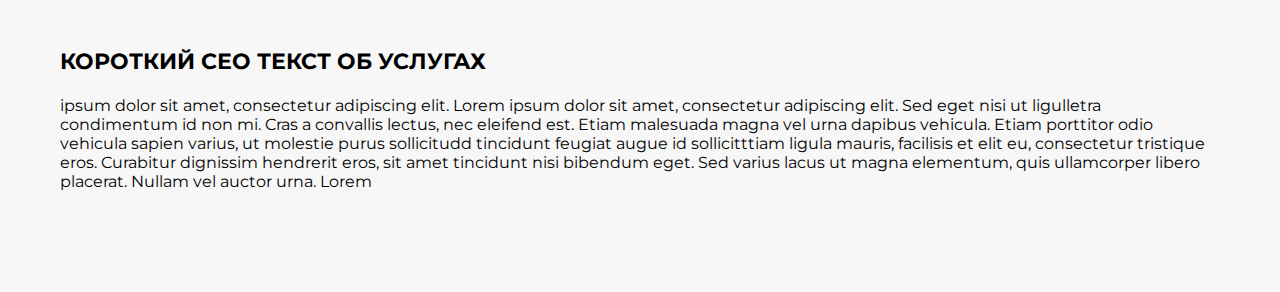
<file: services.html>
<!DOCTYPE html>
<html lang="ru">
  <head>
    <title>ЭКОГОСТ</title>
    <meta charset="UTF-8">
    <meta name="viewport" content="width=device-width, initial-scale=1, user-scalable=no">
    <meta name="format-detection" content="telephone=no">
    <link rel="stylesheet" href="libs/slick/slick.css">
    <link rel="stylesheet" href="css/main.css">
  </head>
  <body>
    <section class="banner">
      <img src="images/banner.jpg" alt="" class="banner-img">
      <div class="wrapper">
        <div class="banner-wrapper flex">
          <div class="banner-content banner-content2">
            <h1 class="banner-title">Полный спектр инженерно-геологических изысканий</h1>
            <div class="banner-list">
              <div class="banner-item banner-item1">
                <strong>Доступные цены</strong>
                <span>В среднем цены на 15%  ниже, чем у конкурентов</span>
              </div>
              <div class="banner-item banner-item2">
                <strong>Работаем быстро</strong>
                <span>Собственная лаборатория  и инструмент</span>
              </div>
              <div class="banner-item banner-item3">
                <strong>Гарантии</strong>
                <span>Гарантия прохождения экспертиз закреплена в договоре</span>
              </div>
              <span class="btn banner-list-btn">Заказать обратный звонок</span>
            </div>
          </div>
          <img src="images/banner-man.png" alt="" class="banner-content__img">
        </div>
      </div>
    </section>

    <section class="bg-gray">

      <section class="breadcrumbs">
        <div class="wrapper">
          <a href="" class="breadcrumbs-link">Главная</a>
          <span class="breadcrumbs-link">Наши услуги</span>
        </div>
      </section>

      <section class="section services">
        <div class="wrapper">
          <h2 class="section-title">Наши услуги</h2>
          <div class="services-list">
            <div class="service">
              <div class="service-container">
                <div class="service-img">
                  <img src="images/serv1.jpg" alt="">
                </div>
                <div class="service-content">
                  <h3 class="service-title">Название данной услуги максимум в 3 строки</h3>
                  <strong class="service-price">От 30 000₽</strong>
                </div>
                <a href="" class="btn service-btn">Подробнее</a>
              </div>
            </div>
            <div class="service">
              <div class="service-container">
                <div class="service-img">
                  <img src="images/serv1.jpg" alt="">
                </div>
                <div class="service-content">
                  <h3 class="service-title">Название данной услуги максимум в 3 строки</h3>
                  <strong class="service-price">От 30 000₽</strong>
                </div>
                <a href="" class="btn service-btn">Подробнее</a>
              </div>
            </div>
            <div class="service">
              <div class="service-container">
                <div class="service-img">
                  <img src="images/serv1.jpg" alt="">
                </div>
                <div class="service-content">
                  <h3 class="service-title">Название данной услуги максимум в 3 строки</h3>
                  <strong class="service-price">От 30 000₽</strong>
                </div>
                <a href="" class="btn service-btn">Подробнее</a>
              </div>
            </div>
            <div class="service">
              <div class="service-container">
                <div class="service-img">
                  <img src="images/serv1.jpg" alt="">
                </div>
                <div class="service-content">
                  <h3 class="service-title">Название данной услуги максимум в 3 строки</h3>
                  <strong class="service-price">От 30 000₽</strong>
                </div>
                <a href="" class="btn service-btn">Подробнее</a>
              </div>
            </div>
            <div class="service">
              <div class="service-container">
                <div class="service-img">
                  <img src="images/serv1.jpg" alt="">
                </div>
                <div class="service-content">
                  <h3 class="service-title">Название данной услуги максимум в 3 строки</h3>
                  <strong class="service-price">От 30 000₽</strong>
                </div>
                <a href="" class="btn service-btn">Подробнее</a>
              </div>
            </div>
            <div class="service">
              <div class="service-container">
                <div class="service-img">
                  <img src="images/serv1.jpg" alt="">
                </div>
                <div class="service-content">
                  <h3 class="service-title">Название данной услуги максимум в 3 строки</h3>
                  <strong class="service-price">От 30 000₽</strong>
                </div>
                <a href="" class="btn service-btn">Подробнее</a>
              </div>
            </div>
          </div>

          <div class="serv-main__text">
            <h3>КОРОТКИЙ СЕО ТЕКСТ ОБ УСЛУГАХ</h3>
            <p>ipsum dolor sit amet, consectetur adipiscing elit. Lorem ipsum dolor sit amet, consectetur adipiscing elit. Sed eget nisi ut ligulletra condimentum id non mi. Cras a convallis lectus, nec  eleifend est. Etiam malesuada magna vel urna dapibus vehicula. Etiam porttitor odio vehicula sapien varius, ut molestie purus sollicitudd tincidunt feugiat augue id sollicitttiam ligula mauris, facilisis et elit eu, consectetur tristique eros. Curabitur dignissim hendrerit eros, sit  amet tincidunt nisi bibendum eget. Sed varius lacus ut magna elementum, quis ullamcorper libero placerat. Nullam vel auctor urna. Lorem </p>
          </div>
        </div>
      </section>

    </section>

    <script src="libs/jquery/jquery-3.3.1.min.js"></script>
    <script src="libs/slick/slick.min.js"></script>
    <script src="js/main.js"></script>
  </body>
</html>
</file>
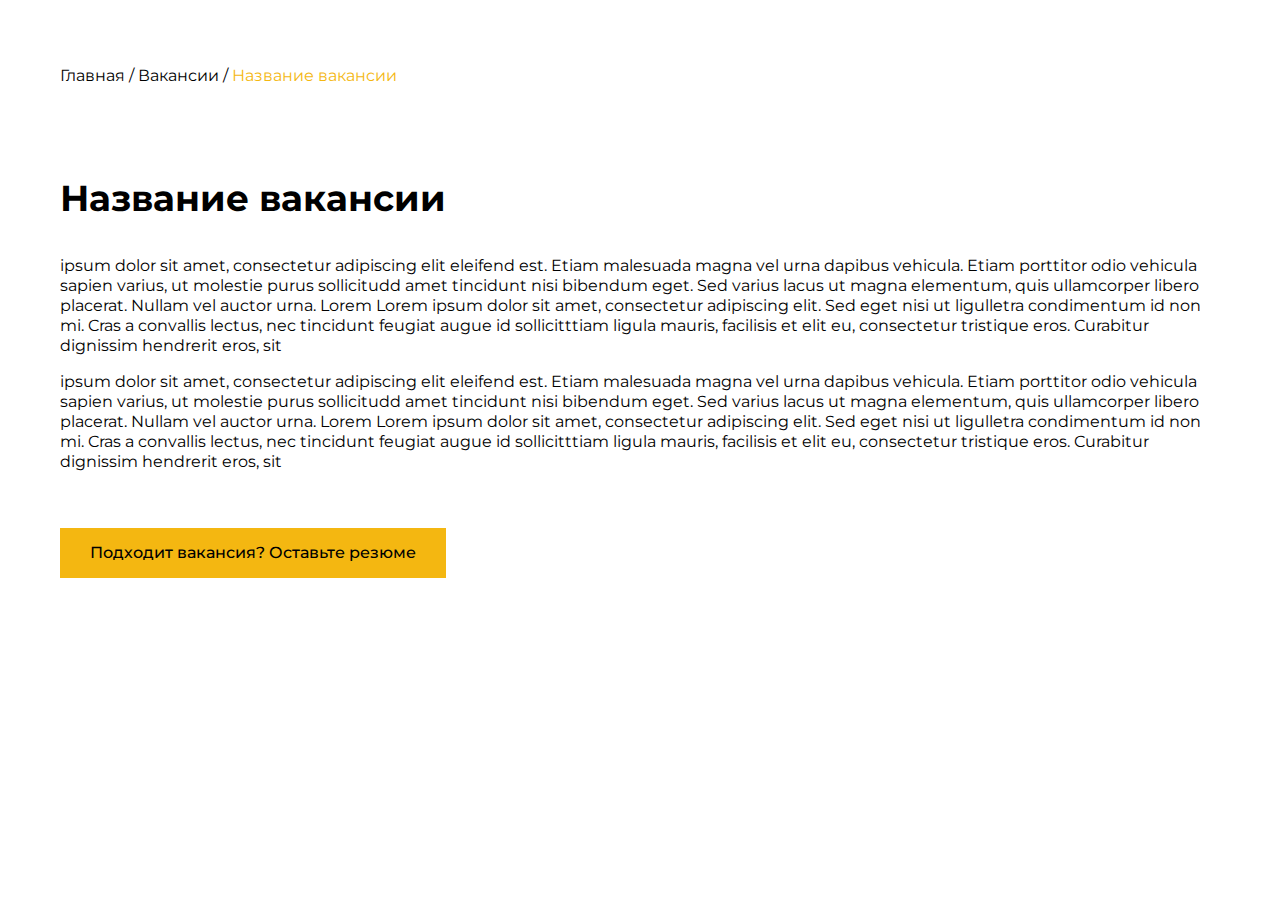
<file: vacanse.html>
<!DOCTYPE html>
<html lang="ru">
  <head>
    <title>ЭКОГОСТ</title>
    <meta charset="UTF-8">
    <meta name="viewport" content="width=device-width, initial-scale=1, user-scalable=no">
    <meta name="format-detection" content="telephone=no">
    <link rel="stylesheet" href="libs/slick/slick.css">
    <link rel="stylesheet" href="css/main.css">
  </head>
  <body>
    <main class="page">
      <section class="breadcrumbs">
        <div class="wrapper">
          <a href="" class="breadcrumbs-link">Главная</a>
          <a href="" class="breadcrumbs-link">Вакансии</a>
          <span class="breadcrumbs-link">Название вакансии</span>
        </div>
      </section>

      <section class="inner">
        <div class="wrapper">
          <h1>Название вакансии</h1>
          <p>ipsum dolor sit amet, consectetur adipiscing elit eleifend est. Etiam malesuada magna vel urna dapibus vehicula. Etiam porttitor odio vehicula sapien varius, ut molestie purus sollicitudd amet tincidunt nisi bibendum eget. Sed varius lacus ut magna elementum, quis ullamcorper libero placerat. Nullam vel auctor urna. Lorem  Lorem ipsum dolor sit amet, consectetur adipiscing elit. Sed eget nisi ut ligulletra condimentum id non mi. Cras a convallis lectus, nec  tincidunt feugiat augue id sollicitttiam ligula mauris, facilisis et elit eu, consectetur tristique eros. Curabitur dignissim hendrerit eros, sit </p>
          <p>ipsum dolor sit amet, consectetur adipiscing elit eleifend est. Etiam malesuada magna vel urna dapibus vehicula. Etiam porttitor odio vehicula sapien varius, ut molestie purus sollicitudd amet tincidunt nisi bibendum eget. Sed varius lacus ut magna elementum, quis ullamcorper libero placerat. Nullam vel auctor urna. Lorem  Lorem ipsum dolor sit amet, consectetur adipiscing elit. Sed eget nisi ut ligulletra condimentum id non mi. Cras a convallis lectus, nec  tincidunt feugiat augue id sollicitttiam ligula mauris, facilisis et elit eu, consectetur tristique eros. Curabitur dignissim hendrerit eros, sit </p>
          <span class="btn page-btn">Подходит вакансия? Оставьте резюме</span>
        </div>
      </section>
    </main>

    <script src="libs/jquery/jquery-3.3.1.min.js"></script>
    <script src="libs/slick/slick.min.js"></script>
    <script src="js/main.js"></script>
  </body>
</html>
</file>
